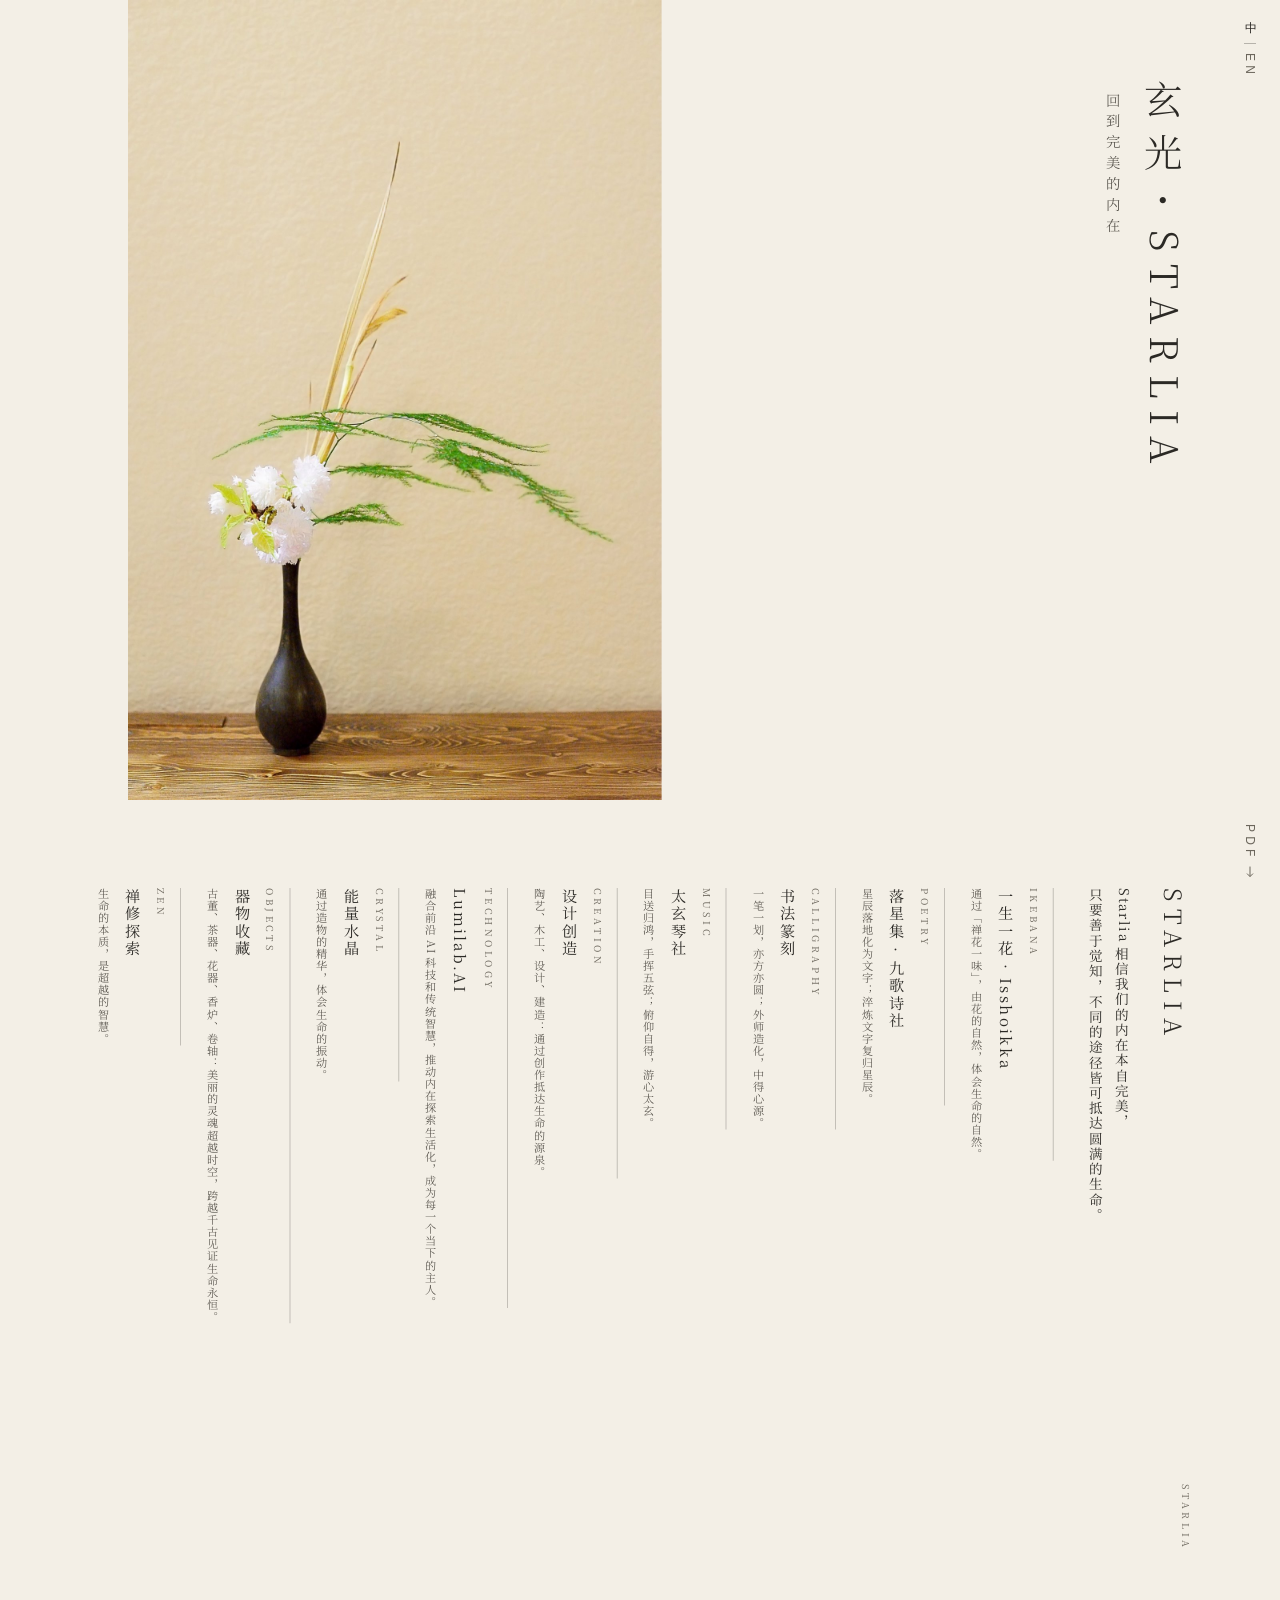
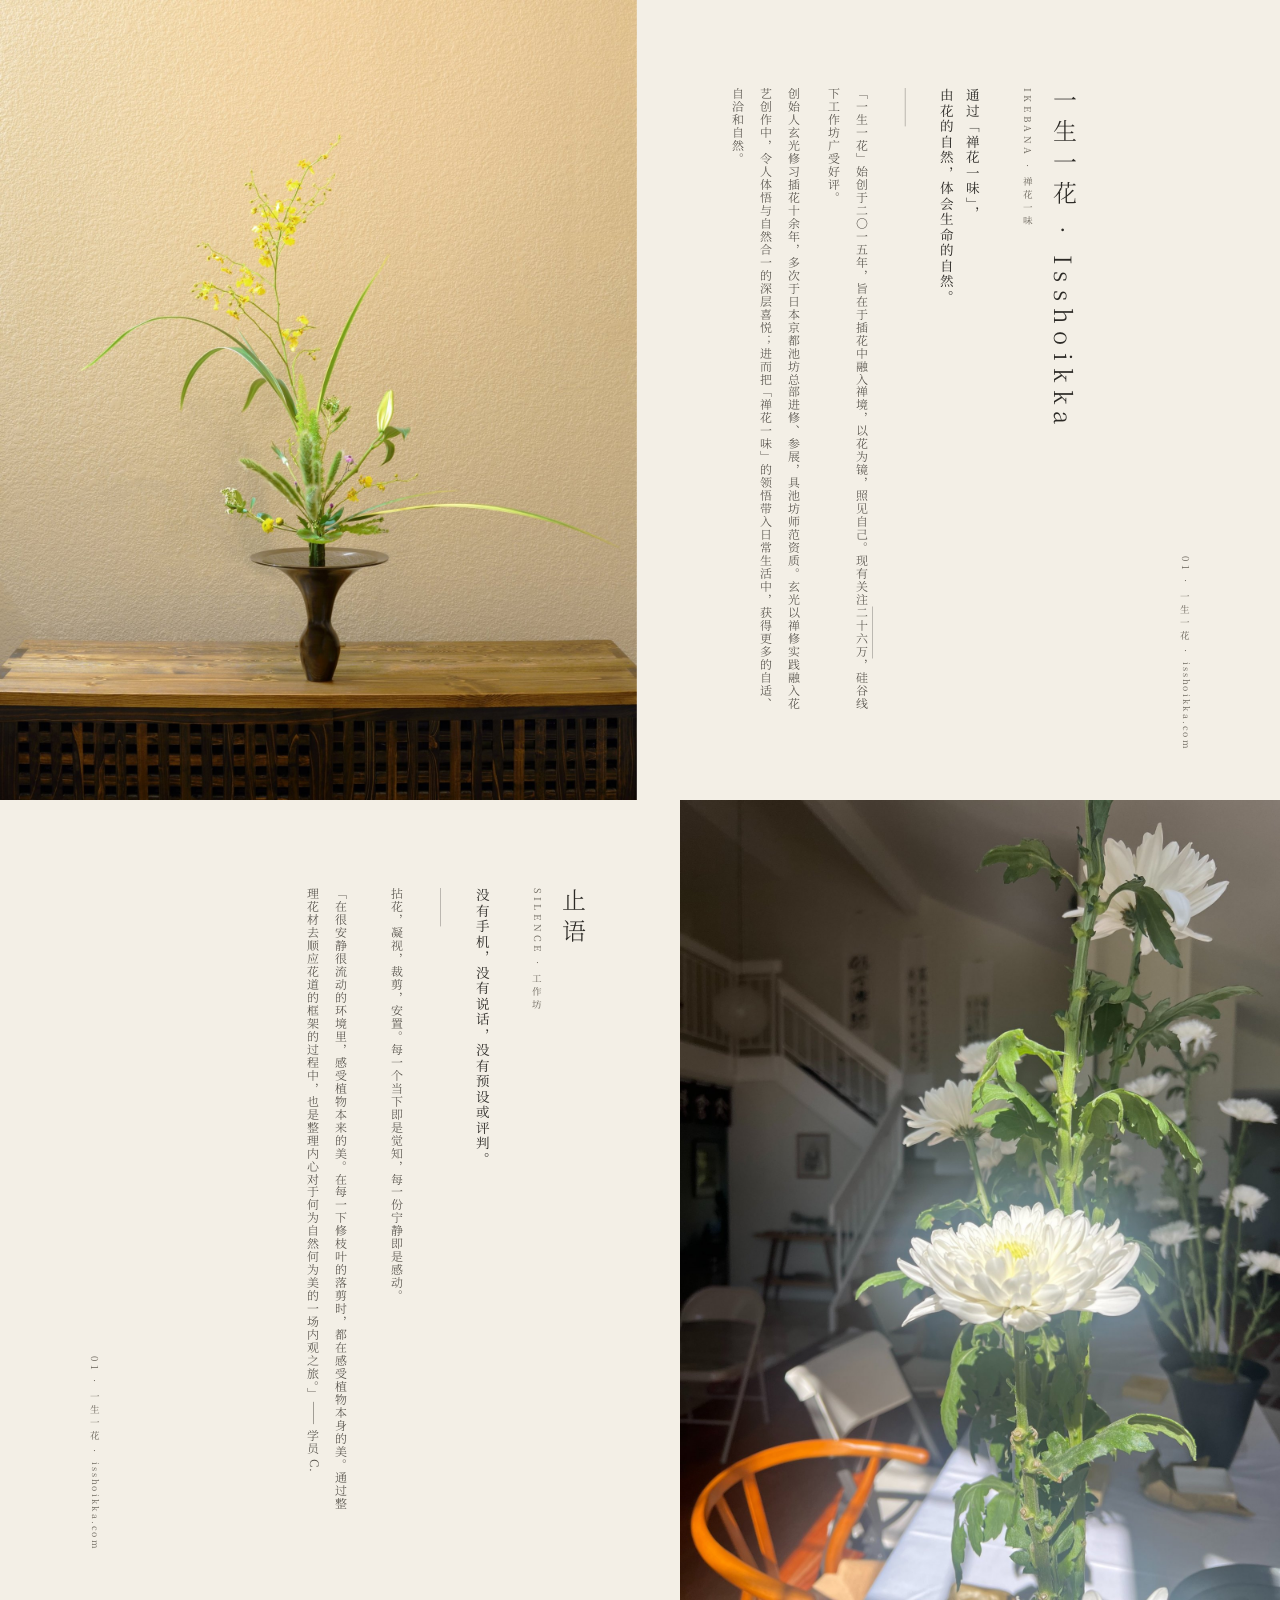
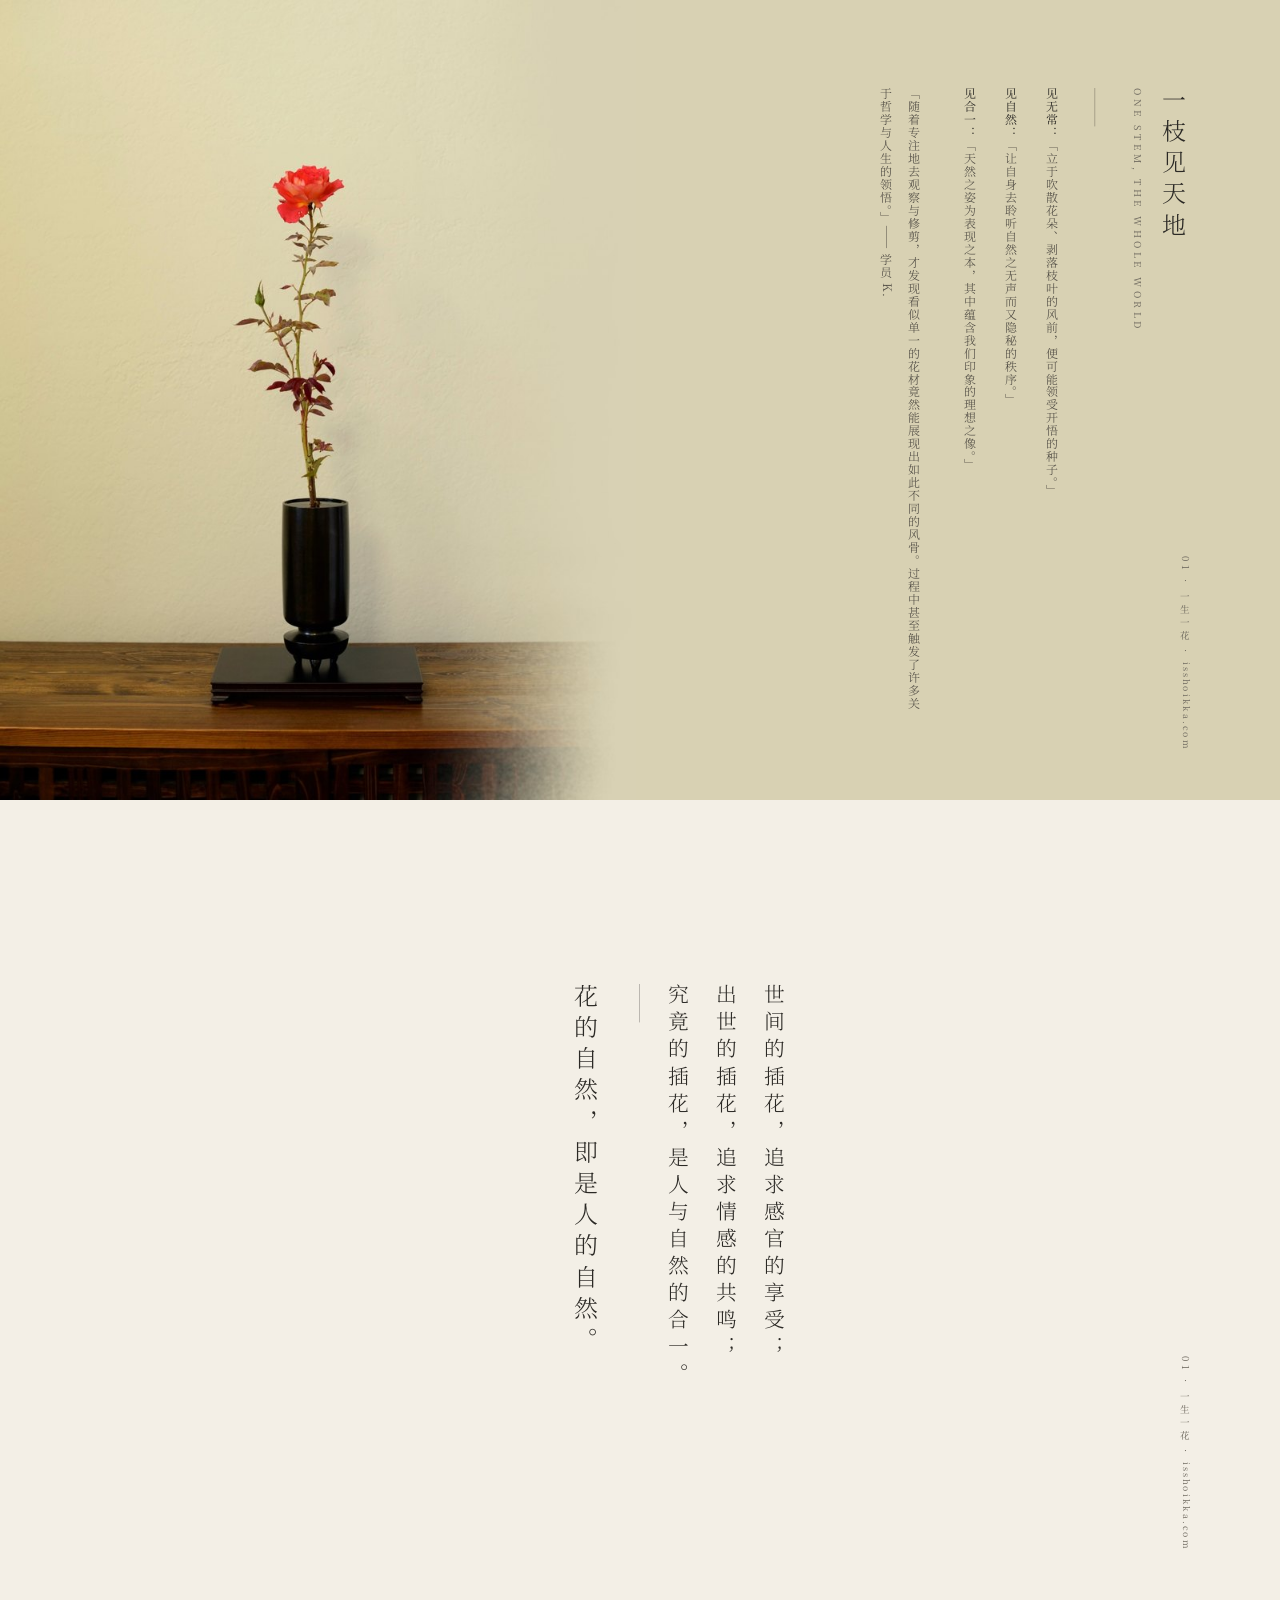
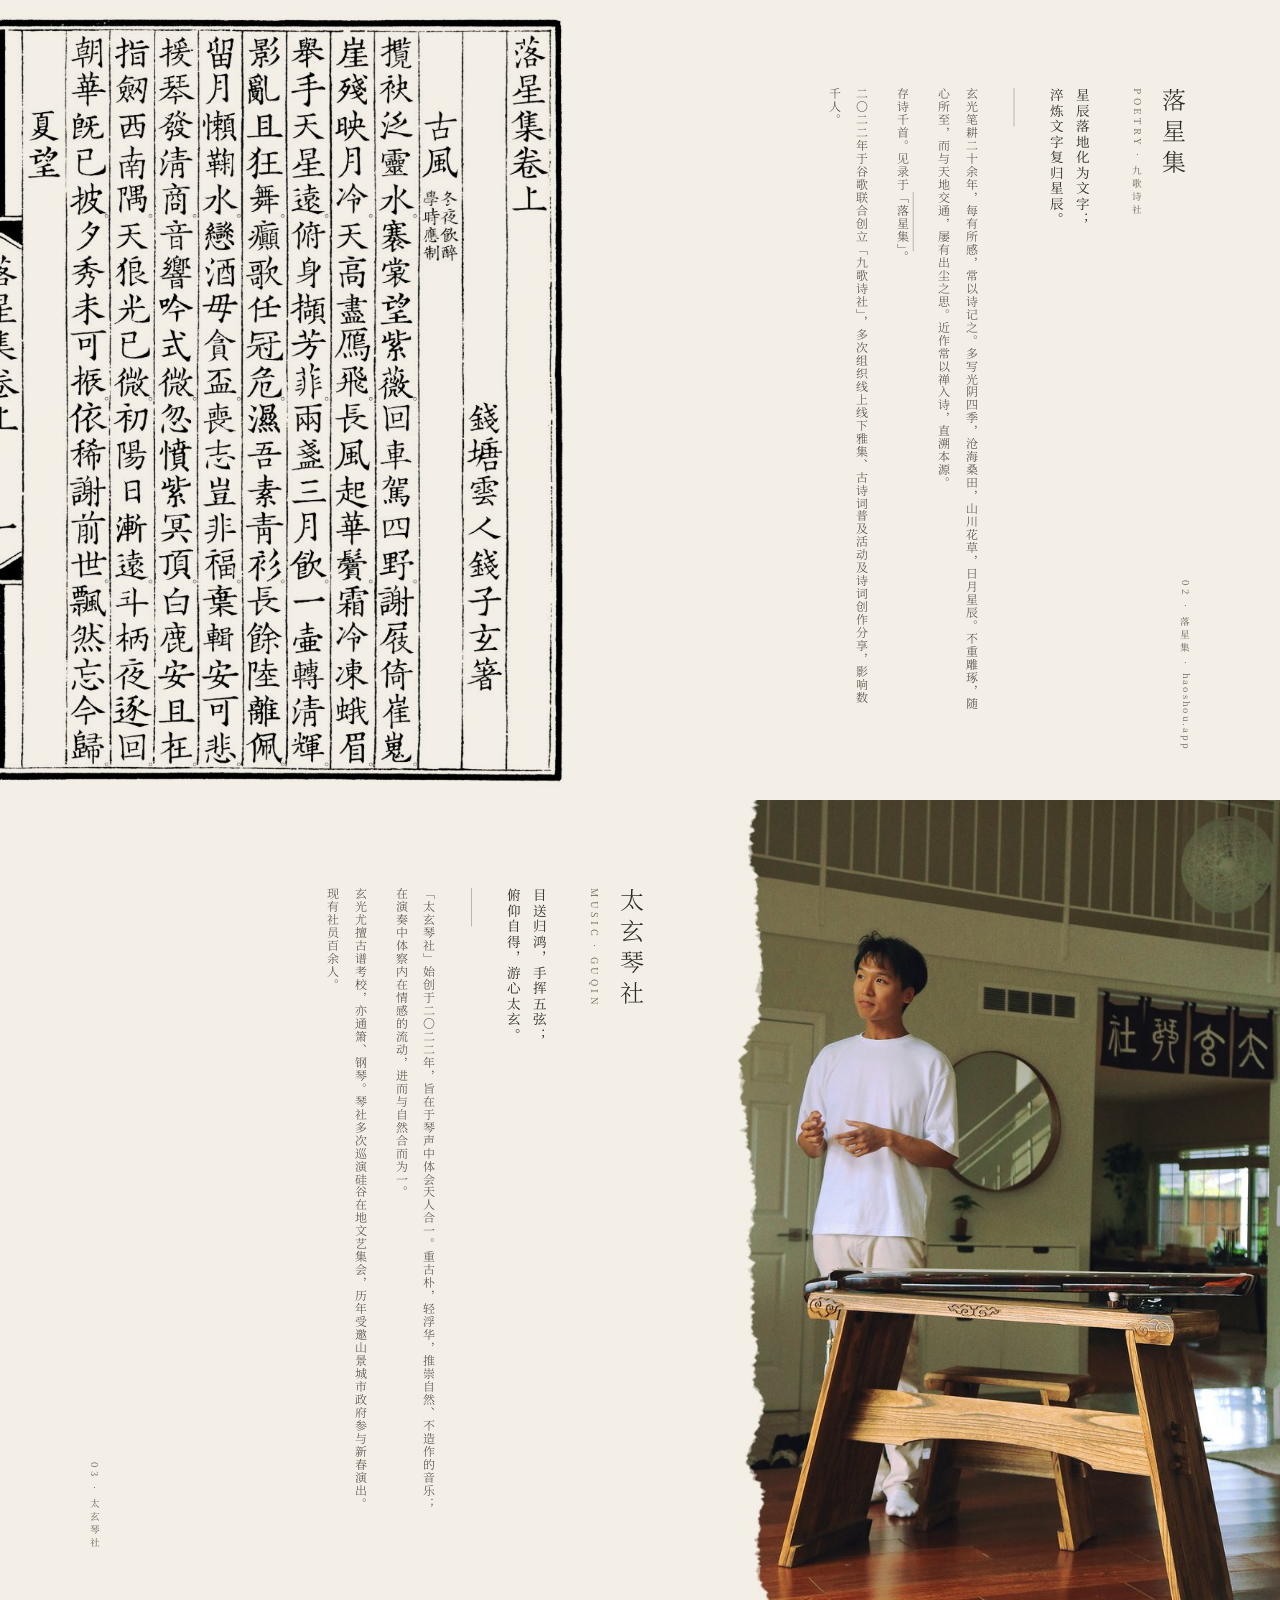
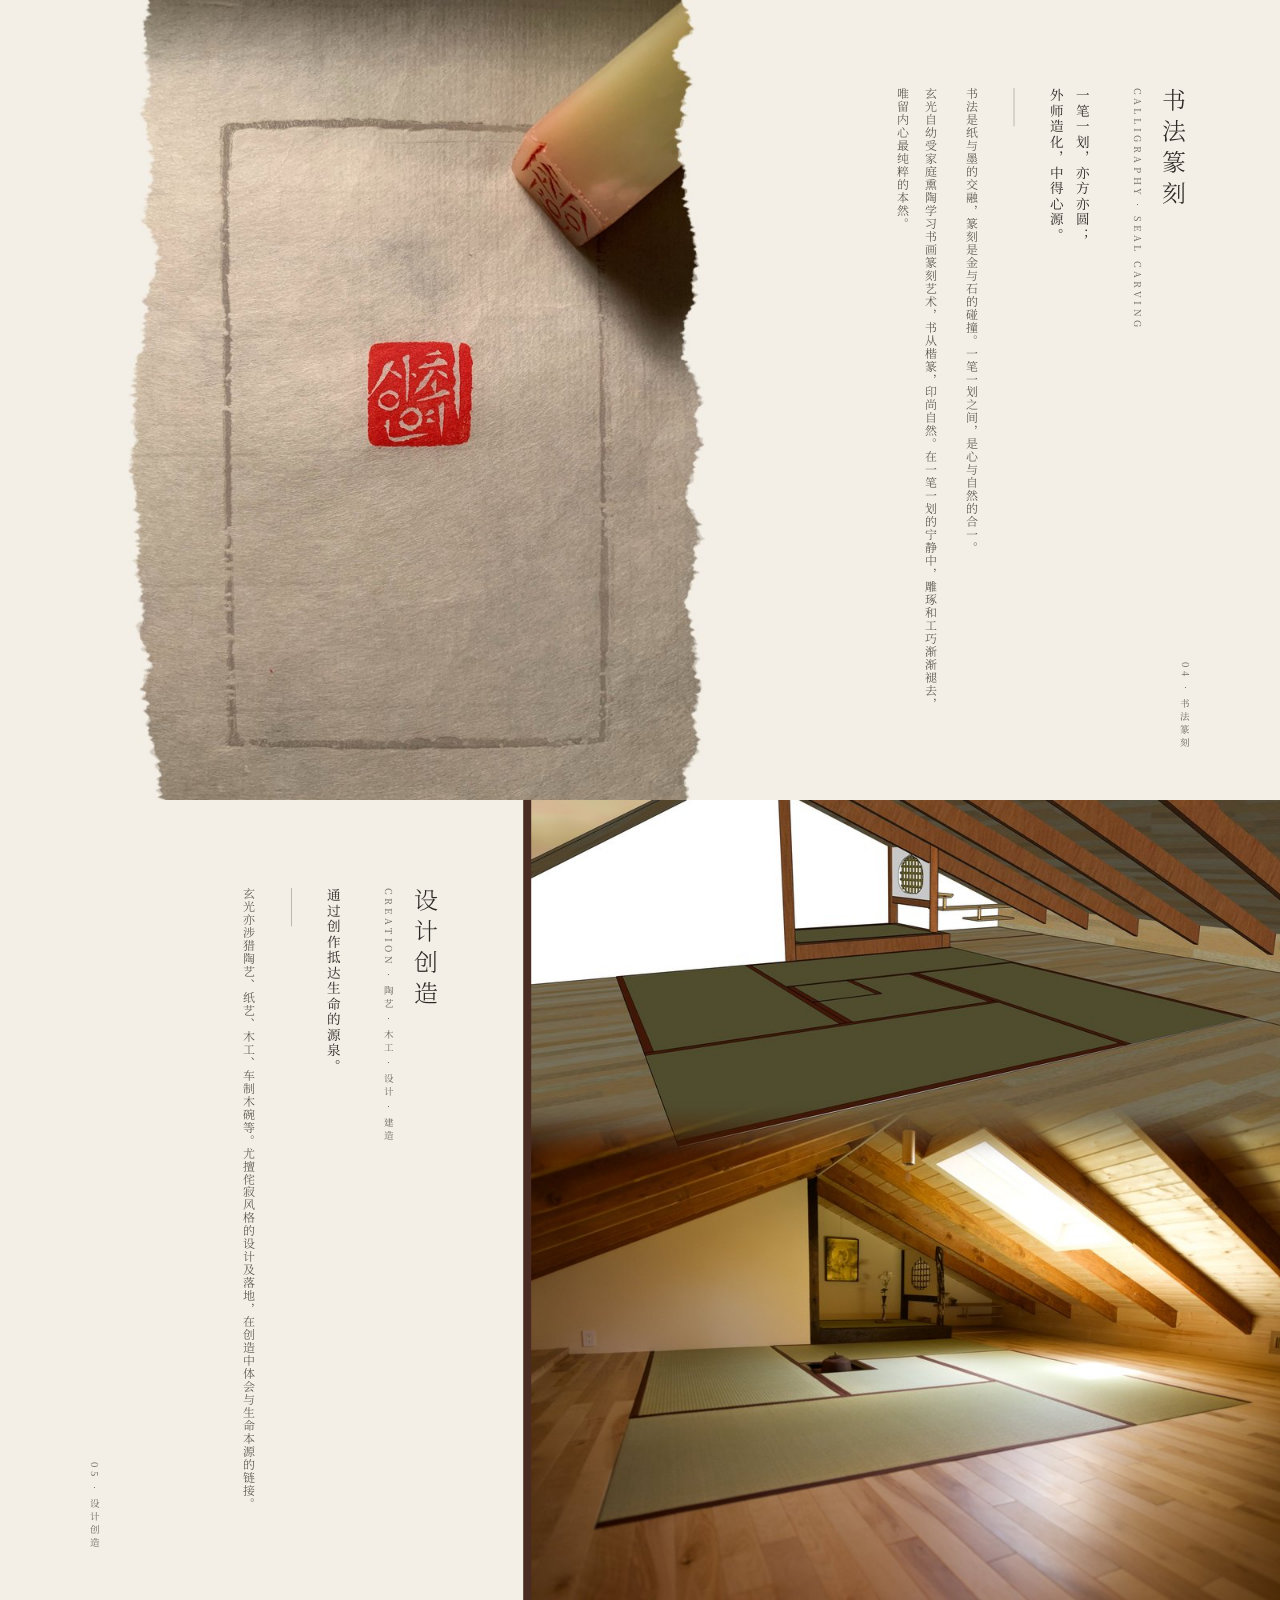
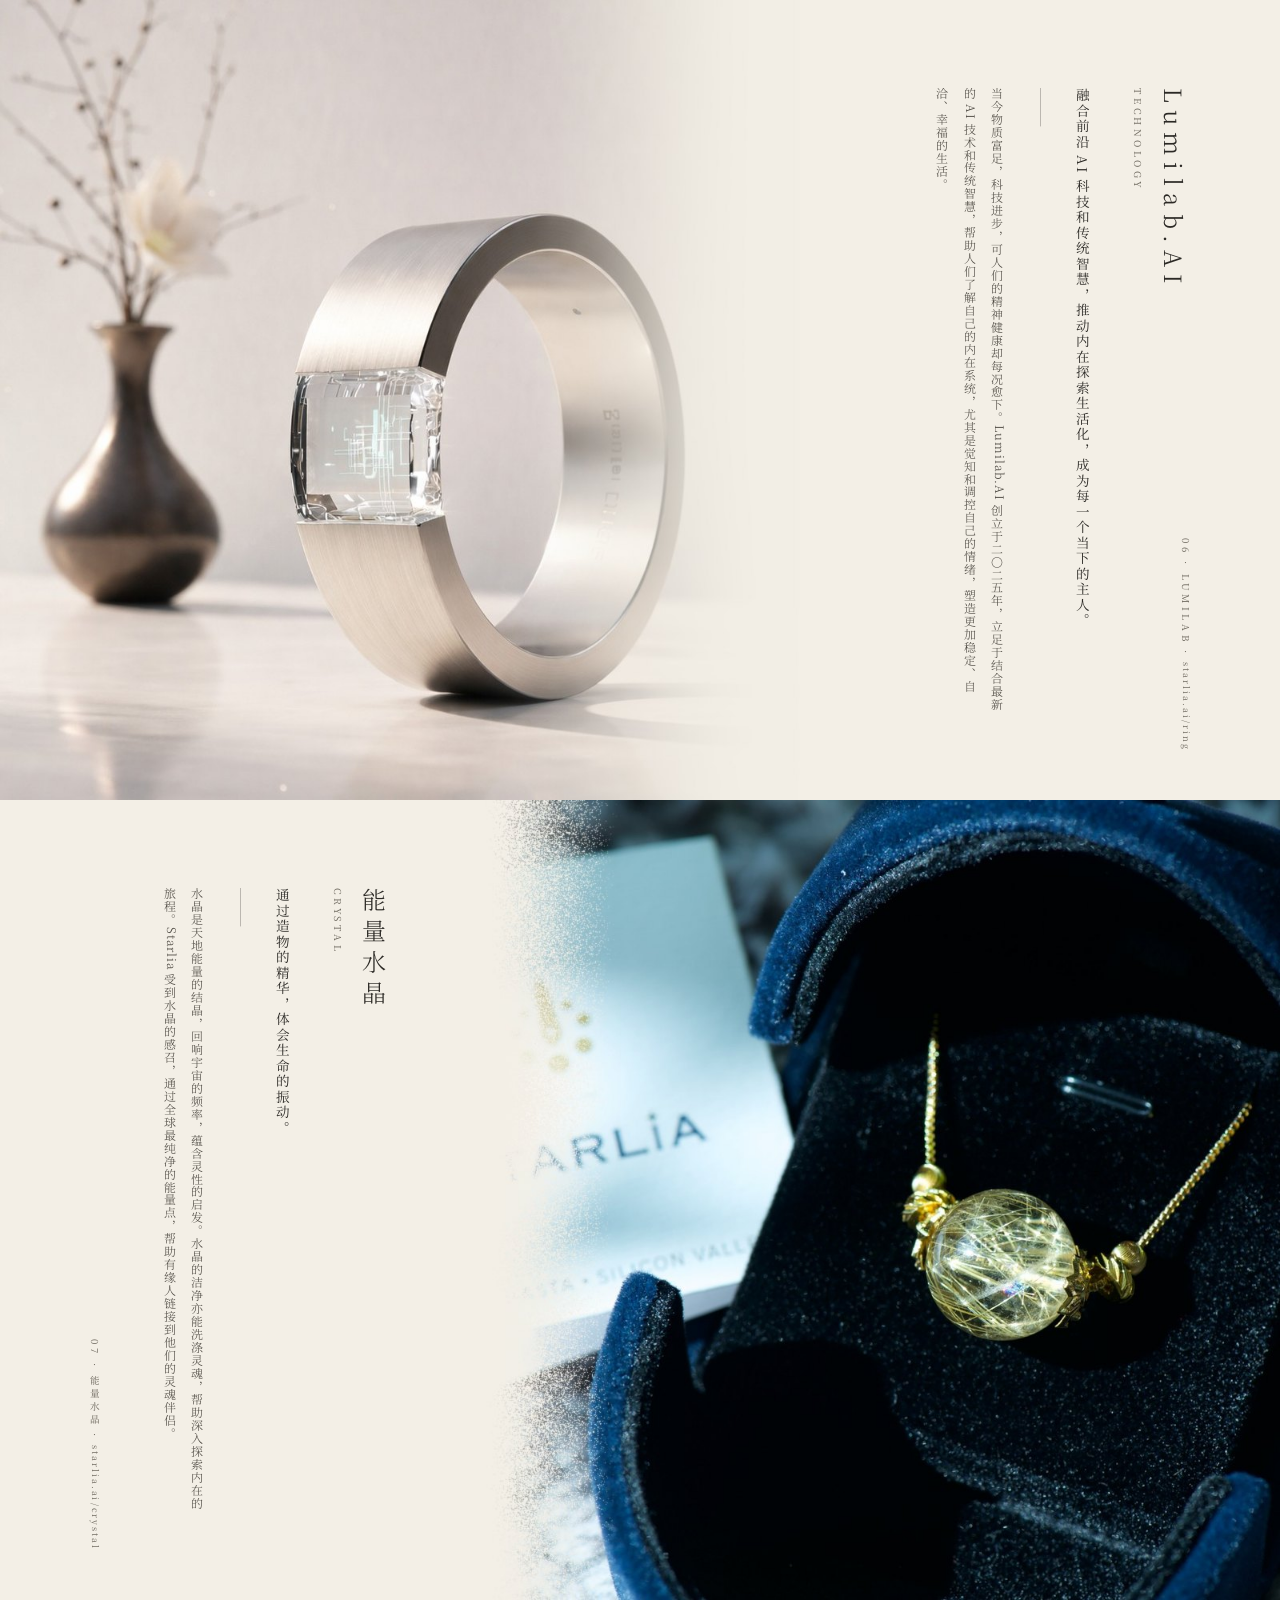
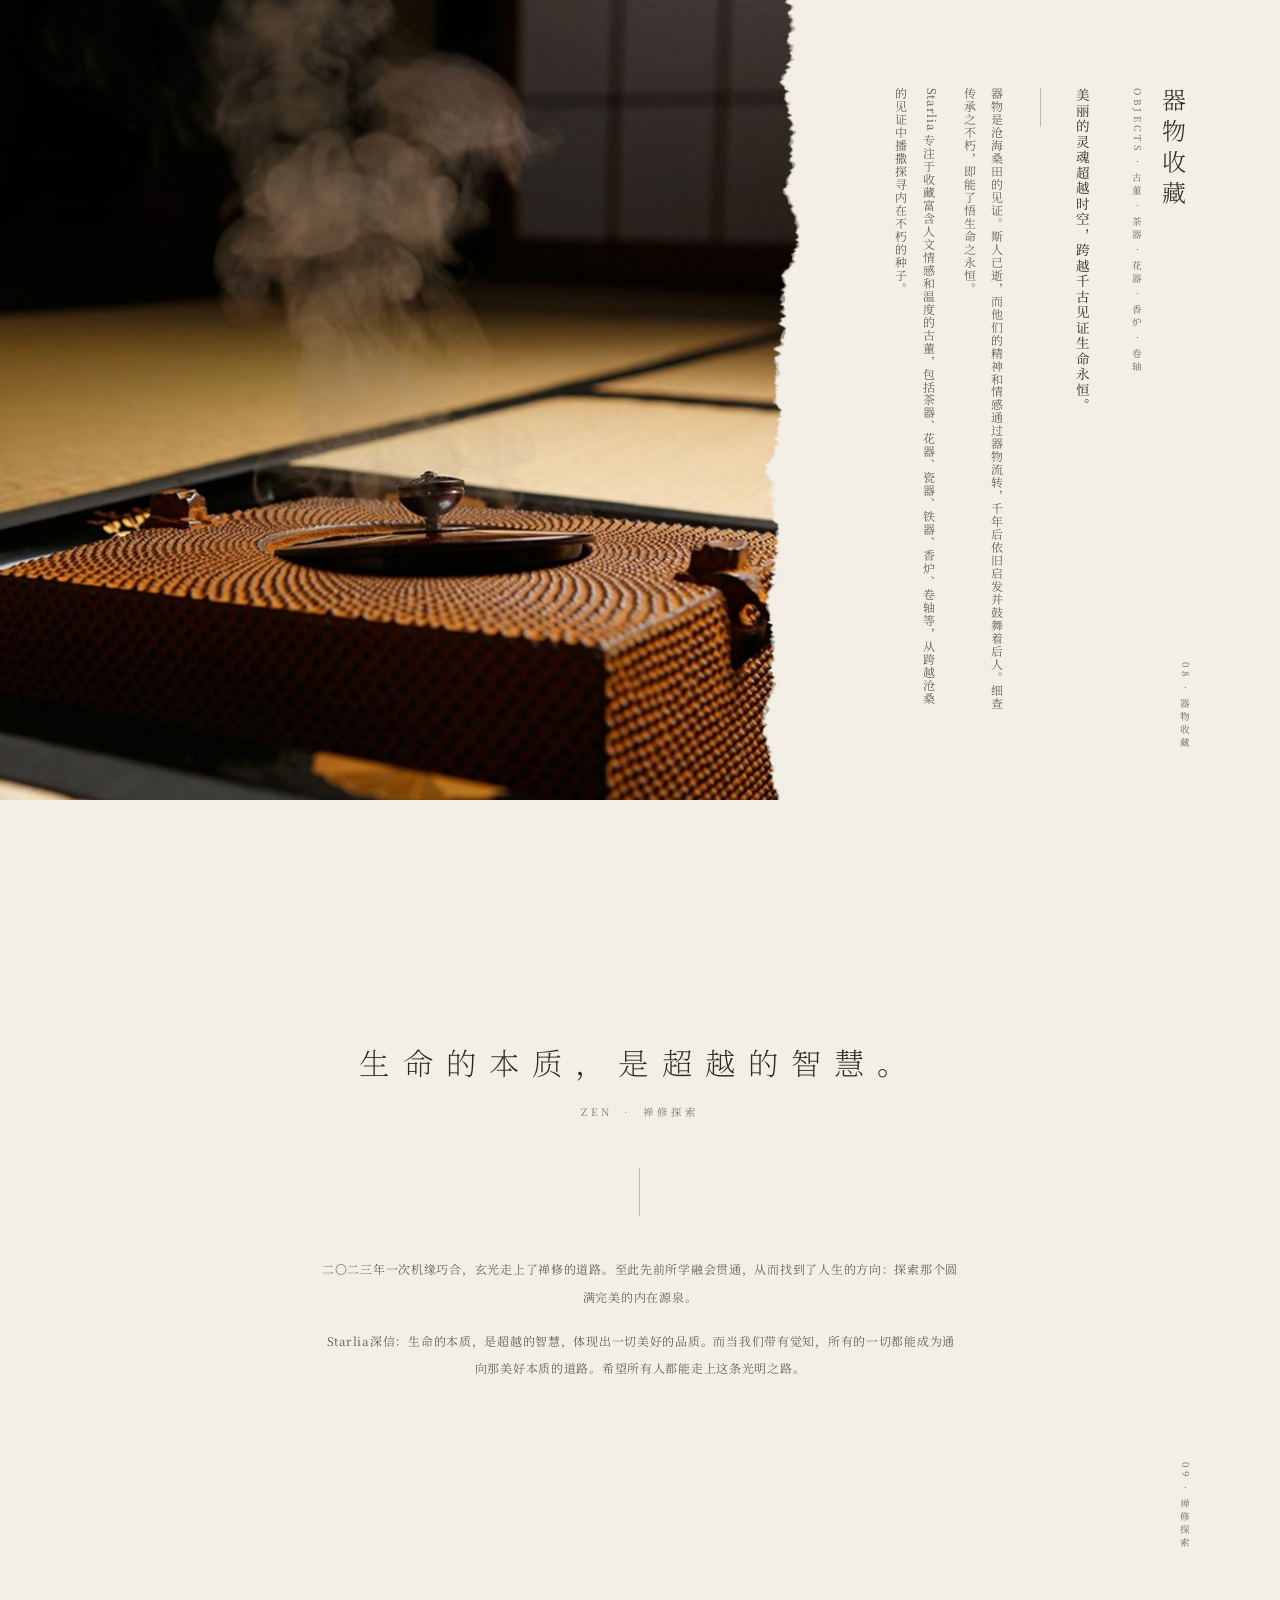
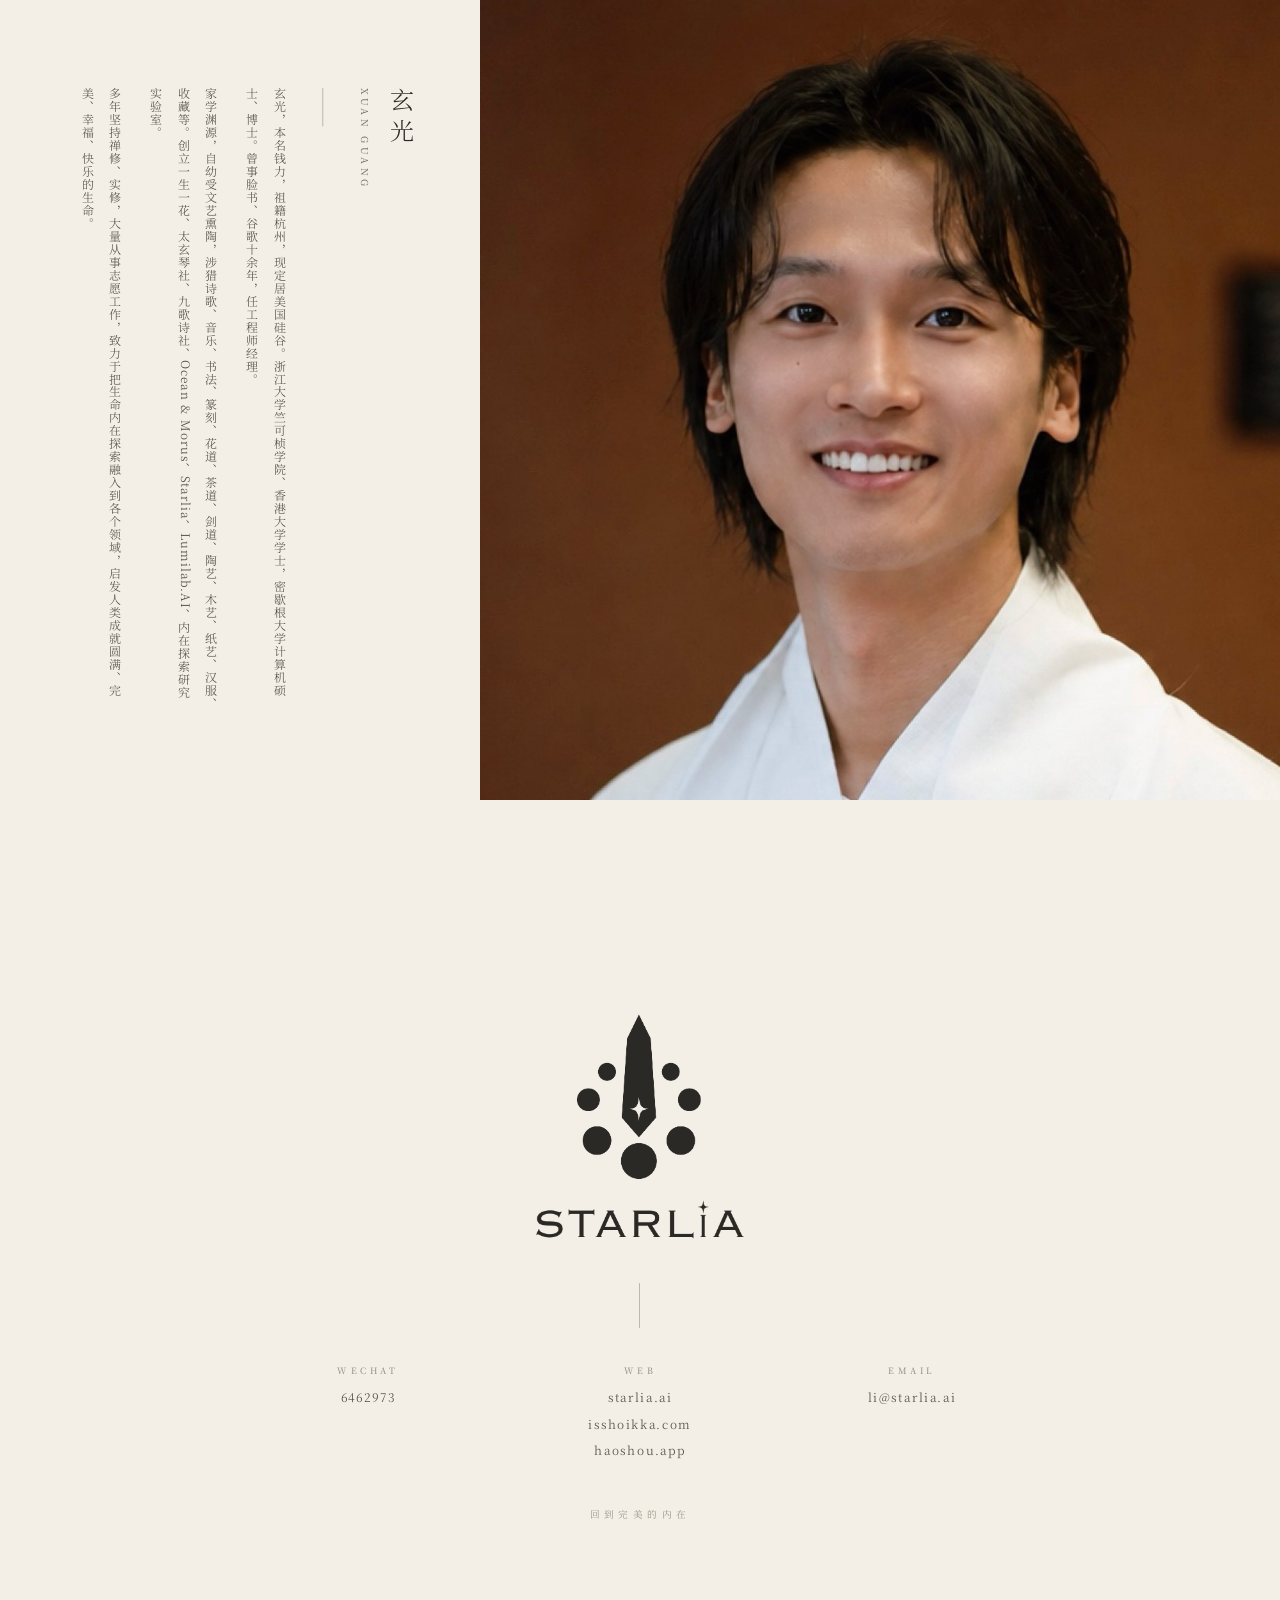
<file: index.html>
<!doctype html>
<html lang="zh-Hans" class="axis-v">
<head>
<meta charset="utf-8">
<meta name="viewport" content="width=device-width,initial-scale=1">
<title>玄光 × Starlia</title>
<meta name="description" content="玄光 × Starlia —— 回到完美的内在。一生一花、落星集、太玄琴社、能量水晶、Lumilab.AI、设计创造、器物收藏、禅修探索。">
<link rel="icon" href="favicon.ico" sizes="any">
<link rel="icon" type="image/png" sizes="32x32" href="favicon-32.png">
<link rel="icon" type="image/png" sizes="192x192" href="favicon-192.png">
<link rel="apple-touch-icon" href="apple-touch-icon.png">
<link rel="alternate" hreflang="en" href="en/">
<style>
@font-face{font-family:"Noto Serif CJK SC";font-weight:200;font-display:swap;src:url(fonts/NotoSerifSC-200.woff2) format("woff2")}
@font-face{font-family:"Noto Serif CJK SC";font-weight:300;font-display:swap;src:url(fonts/NotoSerifSC-300.woff2) format("woff2")}
@font-face{font-family:"Noto Serif CJK SC";font-weight:400;font-display:swap;src:url(fonts/NotoSerifSC-400.woff2) format("woff2")}
*{box-sizing:border-box;margin:0;padding:0}

.page{width:1600px;height:1000px;position:relative;overflow:hidden;margin:0 0 40px 0}
.cjk{font-family:"Noto Serif CJK SC","Noto Serif CJK JP",serif}
.lat{font-family:"Noto Serif CJK SC","Noto Serif CJK JP",serif;text-transform:uppercase}
.sans{font-family:"Inter","Inter Display",sans-serif}
.v{writing-mode:vertical-rl;text-orientation:upright}
.img{position:absolute;background-size:cover;background-position:center;background-repeat:no-repeat}


.page{background:#f3efe6;color:#2b2925}
.hair{position:absolute;background:#2b2925;opacity:.35}
.fit{background-size:auto 100%}
.up{writing-mode:vertical-rl;text-orientation:upright}
.side{writing-mode:vertical-rl;text-orientation:mixed}
.small{font-size:12px;letter-spacing:.35em;text-transform:uppercase;color:#6b665c}
.vb{position:absolute;top:110px;height:780px;writing-mode:vertical-rl;text-orientation:mixed}
.vb>*{display:block}
.vb .h{font-size:30px;letter-spacing:.3em;font-weight:300;text-orientation:mixed;margin-left:16px}
.vb .sub{font-size:12px;letter-spacing:.35em;text-transform:uppercase;color:#6b665c;margin-left:44px}
.vb .tag{font-size:17px;letter-spacing:.14em;font-weight:400;line-height:1.9;text-orientation:mixed;margin-left:36px}
.vb .rule{width:1px;height:48px;background:#2b2925;opacity:.35;margin-left:36px}
.vb .body{font-size:15px;line-height:2.3;letter-spacing:.08em;color:#4a463f;font-weight:300;text-orientation:mixed}
.vb .body p{margin-left:1.1em}
.vb .body p.quote{margin-right:2.4em}
.vb .body a{color:inherit;text-decoration:none;border-right:1px solid rgba(43,41,37,.35);padding-right:1px}
.fade-r{-webkit-mask-image:linear-gradient(90deg,#000 0%,#000 55%,rgba(0,0,0,0) 100%);mask-image:linear-gradient(90deg,#000 0%,#000 55%,rgba(0,0,0,0) 100%)}
.fade-l{-webkit-mask-image:linear-gradient(270deg,#000 0%,#000 55%,rgba(0,0,0,0) 100%);mask-image:linear-gradient(270deg,#000 0%,#000 55%,rgba(0,0,0,0) 100%)}
.lt{position:relative;left:.11em}.lt.lc{left:.2em}
.folio{position:absolute;bottom:62px;writing-mode:vertical-rl;text-orientation:mixed;font-size:12px;letter-spacing:.35em;color:#6b665c;text-transform:uppercase}
.ph{position:absolute;bottom:62px;font-size:11px;letter-spacing:.3em;color:#b0a894}



html{background:#f3efe6;color:#2b2925;-webkit-text-size-adjust:100%}
body{background:#f3efe6;margin:0}
a{color:inherit;text-decoration:none}
/* ---- book ---- */
.book{display:none}
.sheet{width:calc(1600px*var(--s));height:calc(1000px*var(--s));margin:0 auto;position:relative;overflow:hidden;scroll-snap-align:start}
.sheet .page{transform:scale(var(--s));transform-origin:0 0;margin:0}
/* ---- corner labels (language toggle top-right, PDF bottom-right): drawn as SVG by the script below ---- */
.corner{position:fixed;right:22px;z-index:9;display:none;color:#6b665c;font-family:-apple-system,BlinkMacSystemFont,"Helvetica Neue",Helvetica,Arial,"PingFang SC","Hiragino Sans GB","Microsoft YaHei","Noto Sans CJK SC",sans-serif}
.corner.top{top:22px} .corner.bottom{bottom:22px}
.corner a{color:#6b665c;transition:color .2s} .corner a:hover{color:#2b2925}
.corner .cur{color:#2b2925}
/* ---- flow ---- */
.flow{display:block;max-width:640px;margin:0 auto}
.flow .lt{position:static;left:0}   /* the vertical-text nudge must not apply to horizontal text */
.f-cover img,.f-pics img{display:block;width:100%;height:auto}
.f-ct{padding:56px 28px 40px;text-align:center}
.f-title{font-size:30px;font-weight:300;letter-spacing:.38em;line-height:1;display:flex;flex-direction:column;align-items:center;gap:22px}
.f-title .x{line-height:.6}   /* the mark's own box is small so the gaps around it stay even */
.axis-h .f-title{text-transform:uppercase;font-size:26px;letter-spacing:.3em}
.axis-h .flow{font-feature-settings:"pwid"}   /* proportional Latin punctuation (curly quotes, apostrophes) in the CJK serif */
.f-title .x{color:#8a8577;font-size:.9em;letter-spacing:0}
.f-subtitle{font-size:14px;letter-spacing:.45em;font-weight:300;color:#4a463f;margin-top:22px;padding-left:.45em}
.axis-h .f-subtitle{font-size:12px;letter-spacing:.3em;text-transform:uppercase;padding-left:.3em}
.f-sec{padding:0 0 64px}
.f-text{padding:40px 28px 0}
.f-h{font-size:26px;letter-spacing:.3em;font-weight:300;line-height:1.4}
.axis-h .f-h{letter-spacing:.03em;line-height:1.3}
.f-small{font-size:11px;letter-spacing:.35em;text-transform:uppercase;color:#6b665c;margin-top:10px}
.f-tag{font-size:17px;letter-spacing:.12em;font-weight:400;line-height:1.9;margin-top:30px}
.axis-h .f-tag{letter-spacing:0;line-height:1.7}
.f-rule{width:40px;height:1px;background:#2b2925;opacity:.35;margin:30px 0}
.f-body{font-size:15px;line-height:2.2;letter-spacing:.06em;color:#4a463f;font-weight:300}
.axis-h .f-body{font-size:16px;line-height:1.85;letter-spacing:0;color:#403c36}
.f-body p{margin:0 0 1.2em}
.f-body p.f-quote{margin-top:1.8em}
.axis-h .f-body p.f-quote{padding-left:16px;border-left:1px solid rgba(43,41,37,.25)}
.f-label{font-weight:400;color:#2b2925}
.f-body a{text-decoration:none;border-bottom:1px solid rgba(43,41,37,.45);padding-bottom:2px}
.f-url{font-size:11px;letter-spacing:.3em;color:#6b665c;margin-top:8px}
.f-url a{text-decoration:none;text-transform:none;letter-spacing:.2em}
.f-brand{padding:72px 28px 40px}
.f-cells{margin-top:12px}
.f-cell{border-left:1px solid rgba(43,41,37,.3);padding-left:18px;margin:34px 0}
.f-cellh{font-size:19px;letter-spacing:.15em;margin:6px 0 8px}
.axis-h .f-cellh{letter-spacing:.02em}
.f-sanmi{padding:80px 28px}
.f-line{font-size:19px;letter-spacing:.2em;font-weight:300;line-height:1.9;text-align:center;margin-bottom:22px}
.axis-h .f-line{letter-spacing:.02em;line-height:1.6}
.f-strong{font-size:21px;font-weight:400}
.f-zen{padding:80px 28px}
.f-contact{padding:96px 28px 80px;text-align:center}
.f-logo{width:150px;display:block;margin:0 auto}
.f-ccol{margin:28px 0}
.f-cval{font-size:15px;line-height:2;letter-spacing:.1em;color:#4a463f;font-weight:300;margin-top:4px}
.f-cval a{text-decoration:none}
.f-end{font-size:12px;letter-spacing:.5em;color:#8a8577;font-weight:300;margin-top:64px}
.axis-h .f-end{letter-spacing:.3em;text-transform:uppercase;font-size:11px}
@media (min-width:900px) and (min-height:560px){
  html{scroll-snap-type:y proximity}
  .book{display:block} .corner{display:block} .flow{display:none}
}

</style>
</head>
<body>
<div class="book">
<div class="sheet"><div class="page">
  <div class="img fit" style="left:160px;top:0;width:667px;height:1000px;background-image:url(img/cover.jpg);background-position:left center"></div>
  <div class="cjk side" style="position:absolute;right:110px;top:100px;font-size:48px;font-weight:300;line-height:1;letter-spacing:.38em"><span class="up">玄光<span style="color:#2b2925;font-size:1.5em;margin:-.24em 0">•</span></span><span style="letter-spacing:.3em;position:relative;left:3px">STARLIA</span></div>
  <div class="cjk up" style="position:absolute;right:196px;top:116px;font-size:18px;letter-spacing:.45em;font-weight:300;color:#4a463f">回到完美的内在</div>
</div></div>
<div class="sheet"><div class="page">
  <div class="vb" style="right:110px">
    <div class="lat" style="font-size:30px;letter-spacing:.3em;font-weight:300;margin-left:28px">Starlia</div>
    <div class="cjk side" style="font-size:17px;line-height:1.9;letter-spacing:.12em;font-weight:400;margin-left:36px"><span class="lt lc">Starlia</span> 相信我们的内在本自完美，<br>只要善于觉知，不同的途径皆可抵达圆满的生命。</div>
    <div style="border-right:1px solid rgba(43,41,37,.3);padding-right:16px;margin-left:24px;height:fit-content"><div class="lat small" style="margin-left:12px"><span class="lt">Ikebana</span></div><div class="cjk side" style="font-size:19px;letter-spacing:.15em;margin-left:10px">一生一花 · Isshoikka</div><div class="cjk body" style="font-size:14px;line-height:2.1">通过「禅花一味」，由花的自然，体会生命的自然。</div></div><div style="border-right:1px solid rgba(43,41,37,.3);padding-right:16px;margin-left:24px;height:fit-content"><div class="lat small" style="margin-left:12px"><span class="lt">Poetry</span></div><div class="cjk side" style="font-size:19px;letter-spacing:.15em;margin-left:10px">落星集 · 九歌诗社</div><div class="cjk body" style="font-size:14px;line-height:2.1">星辰落地化为文字；淬炼文字复归星辰。</div></div><div style="border-right:1px solid rgba(43,41,37,.3);padding-right:16px;margin-left:24px;height:fit-content"><div class="lat small" style="margin-left:12px"><span class="lt">Calligraphy</span></div><div class="cjk side" style="font-size:19px;letter-spacing:.15em;margin-left:10px">书法篆刻</div><div class="cjk body" style="font-size:14px;line-height:2.1">一笔一划，亦方亦圆；外师造化，中得心源。</div></div><div style="border-right:1px solid rgba(43,41,37,.3);padding-right:16px;margin-left:24px;height:fit-content"><div class="lat small" style="margin-left:12px"><span class="lt">Music</span></div><div class="cjk side" style="font-size:19px;letter-spacing:.15em;margin-left:10px">太玄琴社</div><div class="cjk body" style="font-size:14px;line-height:2.1">目送归鸿，手挥五弦；俯仰自得，游心太玄。</div></div><div style="border-right:1px solid rgba(43,41,37,.3);padding-right:16px;margin-left:24px;height:fit-content"><div class="lat small" style="margin-left:12px"><span class="lt">Creation</span></div><div class="cjk side" style="font-size:19px;letter-spacing:.15em;margin-left:10px">设计创造</div><div class="cjk body" style="font-size:14px;line-height:2.1">陶艺、木工、设计、建造：通过创作抵达生命的源泉。</div></div><div style="border-right:1px solid rgba(43,41,37,.3);padding-right:16px;margin-left:24px;height:fit-content"><div class="lat small" style="margin-left:12px"><span class="lt">Technology</span></div><div class="cjk side" style="font-size:19px;letter-spacing:.15em;margin-left:10px">Lumilab.AI</div><div class="cjk body" style="font-size:14px;line-height:2.1">融合前沿 <span class="lt">AI</span> 科技和传统智慧，推动内在探索生活化，成为每一个当下的主人。</div></div><div style="border-right:1px solid rgba(43,41,37,.3);padding-right:16px;margin-left:24px;height:fit-content"><div class="lat small" style="margin-left:12px"><span class="lt">Crystal</span></div><div class="cjk side" style="font-size:19px;letter-spacing:.15em;margin-left:10px">能量水晶</div><div class="cjk body" style="font-size:14px;line-height:2.1">通过造物的精华，体会生命的振动。</div></div><div style="border-right:1px solid rgba(43,41,37,.3);padding-right:16px;margin-left:24px;height:fit-content"><div class="lat small" style="margin-left:12px"><span class="lt">Objects</span></div><div class="cjk side" style="font-size:19px;letter-spacing:.15em;margin-left:10px">器物收藏</div><div class="cjk body" style="font-size:14px;line-height:2.1">古董、茶器、花器、香炉、卷轴：美丽的灵魂超越时空，跨越千古见证生命永恒。</div></div><div style="border-right:1px solid rgba(43,41,37,.3);padding-right:16px;margin-left:24px;height:fit-content"><div class="lat small" style="margin-left:12px"><span class="lt">Zen</span></div><div class="cjk side" style="font-size:19px;letter-spacing:.15em;margin-left:10px">禅修探索</div><div class="cjk body" style="font-size:14px;line-height:2.1">生命的本质，是超越的智慧。</div></div>
  </div>
  <div class="lat folio" style="right:110px"><span class="lt">Starlia</span></div>
</div></div>
<div class="sheet"><div class="page"><div class="img fit " style="left:0;top:0;width:796px;height:1000px;background-image:url(img/21.jpg);background-position:left center;"></div><div class="vb" style="left:889px;right:auto"><a href="https://isshoikka.com" style="color:inherit;text-decoration:none;display:block"><div class="cjk h">一生一花 · Isshoikka</div><div class="lat sub"><span class="lt">Ikebana</span> <span class="lt">·</span> 禅花一味</div></a><div class="cjk tag">通过「禅花一味」，<br>由花的自然，体会生命的自然。</div><div class="rule"></div><div class="cjk body"><p>「一生一花」始创于二〇一五年，旨在于插花中融入禅境，以花为镜，照见自己。现有关注<a href="https://www.facebook.com/isshoikka">二十六万</a>，硅谷线下工作坊广受好评。</p><p>创始人玄光修习插花十余年，多次于日本京都池坊总部进修、参展，具池坊师范资质。玄光以禅修实践融入花艺创作中，令人体悟与自然合一的深层喜悦；进而把「禅花一味」的领悟带入日常生活中，获得更多的自适、自洽和自然。</p></div></div><div class="lat folio" style="right:110px"><span class="lt">01</span> <span class="lt">·</span> 一生一花 <span class="lt">·</span> <a href="https://isshoikka.com" style="color:inherit;text-decoration:none;text-transform:none;font-size:11px;letter-spacing:.22em"><span class="lt lc">isshoikka.com</span></a></div></div></div>
<div class="sheet"><div class="page"><div class="img fit " style="right:0;top:0;width:750px;height:1000px;background-image:url(img/workshop.jpg);background-position:right center;"></div><div class="vb" style="right:860px"><a href="https://isshoikka.com" style="color:inherit;text-decoration:none;display:block"><div class="cjk h">止语</div><div class="lat sub"><span class="lt">Silence</span> <span class="lt">·</span> 工作坊</div></a><div class="cjk tag">没有手机，没有说话，没有预设或评判。</div><div class="rule"></div><div class="cjk body"><p>拈花，凝视，裁剪，安置。每一个当下即是觉知，每一份宁静即是感动。</p><p class="quote">「在很安静很流动的环境里，感受植物本来的美。在每一下修枝叶的落剪时，都在感受植物本身的美。通过整理花材去顺应花道的框架的过程中，也是整理内心对于何为自然何为美的一场内观之旅。」—— 学员 <span class="lt">C.</span></p></div></div><div class="lat folio" style="left:110px"><span class="lt">01</span> <span class="lt">·</span> 一生一花 <span class="lt">·</span> <a href="https://isshoikka.com" style="color:inherit;text-decoration:none;text-transform:none;font-size:11px;letter-spacing:.22em"><span class="lt lc">isshoikka.com</span></a></div></div></div>
<div class="sheet"><div class="page" style="background:#d8d1b3"><div class="img" style="left:0;top:0;width:796px;height:1000px;background-image:url(img/baked_en_5.jpg);background-size:100% 100%"></div><div class="vb" style="right:110px"><a href="https://isshoikka.com" style="color:inherit;text-decoration:none;display:block"><div class="cjk h">一枝见天地</div><div class="lat sub"><span class="lt">One stem</span>, <span class="lt">the whole world</span></div></a><div class="rule"></div><div class="cjk body"><p><span style="font-weight:400;color:#2b2925">见无常：</span>「立于吹散花朵、剥落枝叶的风前，便可能领受开悟的种子。」</p><p><span style="font-weight:400;color:#2b2925">见自然：</span>「让自身去聆听自然之无声而又隐秘的秩序。」</p><p><span style="font-weight:400;color:#2b2925">见合一：</span>「天然之姿为表现之本，其中蕴含我们印象的理想之像。」</p><p class="quote">「随着专注地去观察与修剪，才发现看似单一的花材竟然能展现出如此不同的风骨。过程中甚至触发了许多关于哲学与人生的领悟。」—— 学员 <span class="lt">K.</span></p></div></div><div class="lat folio" style="right:110px"><span class="lt">01</span> <span class="lt">·</span> 一生一花 <span class="lt">·</span> <a href="https://isshoikka.com" style="color:inherit;text-decoration:none;text-transform:none;font-size:11px;letter-spacing:.22em"><span class="lt lc">isshoikka.com</span></a></div></div></div>
<div class="sheet"><div class="page">
  <div class="vb" style="right:620px;top:230px;height:560px">
    <div class="cjk" style="font-size:26px;letter-spacing:.3em;font-weight:300;line-height:1;margin-left:34px">世间的插花，追求感官的享受；</div>
    <div class="cjk" style="font-size:26px;letter-spacing:.3em;font-weight:300;line-height:1;margin-left:34px">出世的插花，追求情感的共鸣；</div>
    <div class="cjk" style="font-size:26px;letter-spacing:.3em;font-weight:300;line-height:1;margin-left:34px">究竟的插花，是人与自然的合一。</div>
    <div class="rule" style="margin-left:44px"></div>
    <div class="cjk h" style="margin-left:44px">花的自然，即是人的自然。</div>
  </div>
  <div class="lat folio" style="right:110px"><span class="lt">01</span> <span class="lt">·</span> 一生一花 <span class="lt">·</span> <a href="https://isshoikka.com" style="color:inherit;text-decoration:none;text-transform:none;font-size:11px;letter-spacing:.22em"><span class="lt lc">isshoikka.com</span></a></div>
</div></div>
<div class="sheet"><div class="page"><div class="img fit " style="left:0;top:0;width:727px;height:1000px;background-image:url(img/poem_right.jpg);background-position:left center;"></div><div class="vb" style="right:110px"><a href="https://haoshou.app" style="color:inherit;text-decoration:none;display:block"><div class="cjk h">落星集</div><div class="lat sub"><span class="lt">Poetry</span> <span class="lt">·</span> 九歌诗社</div></a><div class="cjk tag">星辰落地化为文字；<br>淬炼文字复归星辰。</div><div class="rule"></div><div class="cjk body"><p>玄光笔耕二十余年，每有所感，常以诗记之。多写光阴四季，沧海桑田，山川花草，日月星辰。不重雕琢，随心所至，而与天地交通，屡有出尘之思。近作常以禅入诗，直溯本源。</p><p>存诗千首。见录于<a href="https://haoshou.app">「落星集」</a>。</p><p>二〇二二年于谷歌联合创立「九歌诗社」，多次组织线上线下雅集、古诗词普及活动及诗词创作分享，影响数千人。</p></div></div><div class="lat folio" style="right:110px"><span class="lt">02</span> <span class="lt">·</span> 落星集 <span class="lt">·</span> <a href="https://haoshou.app" style="color:inherit;text-decoration:none;text-transform:none;font-size:11px;letter-spacing:.22em"><span class="lt lc">haoshou.app</span></a></div></div></div>
<div class="sheet"><div class="page"><div class="img" style="right:0;top:0;width:678px;height:1000px;background-image:url(img/baked_en_8.jpg);background-size:100% 100%"></div><div class="vb" style="right:788px"><div class="cjk h">太玄琴社</div><div class="lat sub"><span class="lt">Music</span> <span class="lt">·</span> <span class="lt">Guqin</span></div><div class="cjk tag">目送归鸿，手挥五弦；<br>俯仰自得，游心太玄。</div><div class="rule"></div><div class="cjk body"><p>「太玄琴社」始创于二〇二二年，旨在于琴声中体会天人合一。重古朴，轻浮华，推崇自然、不造作的音乐；在演奏中体察内在情感的流动，进而与自然合而为一。</p><p>玄光尤擅古谱考校，亦通箫、钢琴。琴社多次巡演硅谷在地文艺集会，历年受邀山景城市政府参与新春演出。现有社员百余人。</p></div></div><div class="lat folio" style="left:110px"><span class="lt">03</span> <span class="lt">·</span> 太玄琴社</div></div></div>
<div class="sheet"><div class="page"><div class="img" style="left:160px;top:0;width:721px;height:1000px;background-image:url(img/baked_en_9.jpg);background-size:100% 100%"></div><div class="vb" style="right:110px"><div class="cjk h">书法篆刻</div><div class="lat sub"><span class="lt">Calligraphy</span> <span class="lt">·</span> <span class="lt">Seal Carving</span></div><div class="cjk tag">一笔一划，亦方亦圆；<br>外师造化，中得心源。</div><div class="rule"></div><div class="cjk body"><p>书法是纸与墨的交融，篆刻是金与石的碰撞。一笔一划之间，是心与自然的合一。</p><p>玄光自幼受家庭熏陶学习书画篆刻艺术，书从楷篆，印尚自然。在一笔一划的宁静中，雕琢和工巧渐渐褪去，唯留内心最纯粹的本然。</p></div></div><div class="lat folio" style="right:110px"><span class="lt">04</span> <span class="lt">·</span> 书法篆刻</div></div></div>
<div class="sheet"><div class="page"><div style="position:absolute;top:0;height:1000px;right:935px;width:11px;background:#4a2b23"></div><div class="img" style="right:0;top:0;width:936px;height:1000px;background-image:url(img/baked_en_stack_10.jpg);background-size:100% 100%"></div><div class="vb" style="right:1046px"><div class="cjk h">设计创造</div><div class="lat sub"><span class="lt">Creation</span> <span class="lt">·</span> 陶艺 <span class="lt">·</span> 木工 <span class="lt">·</span> 设计 <span class="lt">·</span> 建造</div><div class="cjk tag">通过创作抵达生命的源泉。</div><div class="rule"></div><div class="cjk body"><p>玄光亦涉猎陶艺、纸艺、木工、车制木碗等。尤擅侘寂风格的设计及落地，在创造中体会与生命本源的链接。</p></div></div><div class="lat folio" style="left:110px"><span class="lt">05</span> <span class="lt">·</span> 设计创造</div></div></div>
<div class="sheet"><div class="page"><div class="img" style="left:0;top:0;width:1000px;height:1000px;background-image:url(img/baked_en_11.jpg);background-size:100% 100%"></div><div class="vb" style="right:110px"><a href="https://starlia.ai/ring" style="color:inherit;text-decoration:none;display:block"><div class="cjk h">Lumilab.AI</div><div class="lat sub"><span class="lt">Technology</span></div></a><div class="cjk tag">融合前沿 AI 科技和传统智慧，推动内在探索生活化，成为每一个当下的主人。</div><div class="rule"></div><div class="cjk body"><p>当今物质富足，科技进步，可人们的精神健康却每况愈下。<span class="lt lc">Lumilab.AI</span> 创立于二〇二五年，立足于结合最新的 <span class="lt">AI</span> 技术和传统智慧，帮助人们了解自己的内在系统，尤其是觉知和调控自己的情绪，塑造更加稳定、自洽、幸福的生活。</p></div></div><div class="lat folio" style="right:110px"><span class="lt">06</span> <span class="lt">·</span> <span class="lt">Lumilab</span> <span class="lt">·</span> <a href="https://starlia.ai/ring" style="color:inherit;text-decoration:none;text-transform:none;font-size:11px;letter-spacing:.22em"><span class="lt lc">starlia.ai/ring</span></a></div></div></div>
<div class="sheet"><div class="page"><div class="img" style="right:0;top:0;width:1000px;height:1000px;background-image:url(img/baked_en_12.jpg);background-size:100% 100%"></div><div class="vb" style="right:1110px"><a href="https://starlia.ai/crystal" style="color:inherit;text-decoration:none;display:block"><div class="cjk h">能量水晶</div><div class="lat sub"><span class="lt">Crystal</span></div></a><div class="cjk tag">通过造物的精华，体会生命的振动。</div><div class="rule"></div><div class="cjk body"><p>水晶是天地能量的结晶，回响宇宙的频率，蕴含灵性的启发。水晶的洁净亦能洗涤灵魂，帮助深入探索内在的旅程。<span class="lt lc">Starlia</span> 受到水晶的感召，通过全球最纯净的能量点，帮助有缘人链接到他们的灵魂伴侣。</p></div></div><div class="lat folio" style="left:110px"><span class="lt">07</span> <span class="lt">·</span> 能量水晶 <span class="lt">·</span> <a href="https://starlia.ai/crystal" style="color:inherit;text-decoration:none;text-transform:none;font-size:11px;letter-spacing:.22em"><span class="lt lc">starlia.ai/crystal</span></a></div></div></div>
<div class="sheet"><div class="page"><div class="img" style="left:0;top:0;width:1000px;height:1000px;background-image:url(img/baked_en_13.jpg);background-size:100% 100%"></div><div class="vb" style="right:110px"><div class="cjk h">器物收藏</div><div class="lat sub"><span class="lt">Objects</span> <span class="lt">·</span> 古董 <span class="lt">·</span> 茶器 <span class="lt">·</span> 花器 <span class="lt">·</span> 香炉 <span class="lt">·</span> 卷轴</div><div class="cjk tag">美丽的灵魂超越时空，跨越千古见证生命永恒。</div><div class="rule"></div><div class="cjk body"><p>器物是沧海桑田的见证。斯人已逝，而他们的精神和情感通过器物流转，千年后依旧启发并鼓舞着后人。细查传承之不朽，即能了悟生命之永恒。</p><p><span class="lt lc">Starlia</span> 专注于收藏富含人文情感和温度的古董，包括茶器、花器、瓷器、铁器、香炉、卷轴等，从跨越沧桑的见证中播撒探寻内在不朽的种子。</p></div></div><div class="lat folio" style="right:110px"><span class="lt">08</span> <span class="lt">·</span> 器物收藏</div></div></div>
<div class="sheet"><div class="page">
  <div class="cjk" style="position:absolute;left:0;right:0;top:300px;text-align:center;font-size:38px;letter-spacing:.42em;font-weight:200">生命的本质，是超越的智慧。</div>
  <div class="lat" style="position:absolute;left:0;right:0;top:380px;text-align:center;font-size:13px;letter-spacing:.35em;color:#7a7568">Zen &nbsp;·&nbsp; 禅修探索</div>
  <div class="hair" style="left:799px;top:460px;width:1px;height:60px"></div>
  <div class="cjk" style="position:absolute;left:400px;right:400px;top:570px;text-align:center;font-size:15px;line-height:2.3;letter-spacing:.06em;color:#4a463f;font-weight:300">
    <p style="margin-bottom:1.3em">二〇二三年一次机缘巧合，玄光走上了禅修的道路。至此先前所学融会贯通，从而找到了人生的方向：探索那个圆满完美的内在源泉。</p>
    <p><span class="lt lc">Starlia</span> 深信：生命的本质，是超越的智慧，体现出一切美好的品质。而当我们带有觉知，所有的一切都能成为通向那美好本质的道路。希望所有人都能走上这条光明之路。</p>
  </div>
  <div class="lat folio" style="right:110px"><span class="lt">09</span> <span class="lt">·</span> 禅修探索</div>
</div></div>
<div class="sheet"><div class="page"><div class="img fit " style="right:0;top:0;width:1000px;height:1000px;background-image:url(img/portrait.jpg);background-position:right center;"></div><div style="position:absolute;top:110px;height:780px;left:0;right:1000px;display:flex;justify-content:center"><div class="vb" style="position:static"><div class="cjk h">玄光</div><div class="lat sub"><span class="lt">Xuan Guang</span></div><div class="rule"></div><div class="cjk body"><p>玄光，本名钱力，祖籍杭州，现定居美国硅谷。浙江大学竺可桢学院、香港大学学士，密歇根大学计算机硕士、博士。曾事脸书、谷歌十余年，任工程师经理。</p><p>家学渊源，自幼受文艺熏陶，涉猎诗歌、音乐、书法、篆刻、花道、茶道、剑道、陶艺、木艺、纸艺、汉服、收藏等。创立一生一花、太玄琴社、九歌诗社、<span class="lt lc">Ocean & Morus</span>、<span class="lt lc">Starlia</span>、<span class="lt lc">Lumilab.AI</span>、内在探索研究实验室。</p><p>多年坚持禅修、实修，大量从事志愿工作，致力于把生命内在探索融入到各个领域，启发人类成就圆满、完美、幸福、快乐的生命。</p></div></div></div></div></div>
<div class="sheet"><div class="page">
  <img src="img/logo.png" style="position:absolute;left:670px;top:268px;width:260px">
  <div class="hair" style="left:799px;top:604px;width:1px;height:56px"></div>
  <div style="position:absolute;left:0;right:0;top:704px;display:flex;justify-content:center;gap:40px"><div style="width:300px;text-align:center"><div class="lat" style="font-size:11px;letter-spacing:.4em;color:#8a8577">WeChat</div><div class="cjk" style="font-size:15px;line-height:2.2;letter-spacing:.12em;margin-top:10px;color:#4a463f;font-weight:300">6462973</div></div><div style="width:300px;text-align:center"><div class="lat" style="font-size:11px;letter-spacing:.4em;color:#8a8577">Web</div><div class="cjk" style="font-size:15px;line-height:2.2;letter-spacing:.12em;margin-top:10px;color:#4a463f;font-weight:300"><a href="https://starlia.ai" style="color:inherit;text-decoration:none">starlia.ai</a><br><a href="https://isshoikka.com" style="color:inherit;text-decoration:none">isshoikka.com</a><br><a href="https://haoshou.app" style="color:inherit;text-decoration:none">haoshou.app</a></div></div><div style="width:300px;text-align:center"><div class="lat" style="font-size:11px;letter-spacing:.4em;color:#8a8577">Email</div><div class="cjk" style="font-size:15px;line-height:2.2;letter-spacing:.12em;margin-top:10px;color:#4a463f;font-weight:300"><a href="mailto:li@starlia.ai" style="color:inherit;text-decoration:none">li@starlia.ai</a></div></div></div>
  <div class="cjk" style="position:absolute;left:0;right:0;top:884px;text-align:center;font-size:12px;letter-spacing:.5em;color:#8a8577;font-weight:300">回到完美的内在</div>
</div></div>
</div>
<div class="corner top" data-items='[{"t":"中","cur":1},{"sep":1},{"t":"EN","href":"en/","nav":1}]'></div>
<div class="corner bottom" data-items='[{"t":"PDF","href":"Starlia_XuanGuang.pdf","dl":1},{"arrow":1}]'></div>
<div class="flow">
<section class="f-cover">
  <img src="img/cover.jpg" alt="">
  <div class="f-ct"><div class="f-title cjk"><div style="margin-right:-.38em">玄光</div><div class="x" style="font-size:1.5em;color:#2b2925">•</div><div class="lat" style="letter-spacing:.3em;margin-right:-.3em">STARLIA</div></div>
  <div class="f-subtitle cjk">回到完美的内在</div></div>
</section>
<section class="f-sec f-brand">
  <div class="lat f-h" style="letter-spacing:.3em">Starlia</div>
  <div class="cjk f-tag"><span class="lt lc">Starlia</span> 相信我们的内在本自完美，<br>只要善于觉知，不同的途径皆可抵达圆满的生命。</div>
  <div class="f-rule"></div>
  <div class="f-cells"><div class="f-cell"><div class="lat f-small">Ikebana</div><div class="cjk f-cellh">一生一花 · Isshoikka</div><div class="cjk f-body">通过「禅花一味」，由花的自然，体会生命的自然。</div></div><div class="f-cell"><div class="lat f-small">Poetry</div><div class="cjk f-cellh">落星集 · 九歌诗社</div><div class="cjk f-body">星辰落地化为文字；淬炼文字复归星辰。</div></div><div class="f-cell"><div class="lat f-small">Calligraphy</div><div class="cjk f-cellh">书法篆刻</div><div class="cjk f-body">一笔一划，亦方亦圆；外师造化，中得心源。</div></div><div class="f-cell"><div class="lat f-small">Music</div><div class="cjk f-cellh">太玄琴社</div><div class="cjk f-body">目送归鸿，手挥五弦；俯仰自得，游心太玄。</div></div><div class="f-cell"><div class="lat f-small">Creation</div><div class="cjk f-cellh">设计创造</div><div class="cjk f-body">陶艺、木工、设计、建造：通过创作抵达生命的源泉。</div></div><div class="f-cell"><div class="lat f-small">Technology</div><div class="cjk f-cellh">Lumilab.AI</div><div class="cjk f-body">融合前沿 <span class="lt">AI</span> 科技和传统智慧，推动内在探索生活化，成为每一个当下的主人。</div></div><div class="f-cell"><div class="lat f-small">Crystal</div><div class="cjk f-cellh">能量水晶</div><div class="cjk f-body">通过造物的精华，体会生命的振动。</div></div><div class="f-cell"><div class="lat f-small">Objects</div><div class="cjk f-cellh">器物收藏</div><div class="cjk f-body">古董、茶器、花器、香炉、卷轴：美丽的灵魂超越时空，跨越千古见证生命永恒。</div></div><div class="f-cell"><div class="lat f-small">Zen</div><div class="cjk f-cellh">禅修探索</div><div class="cjk f-body">生命的本质，是超越的智慧。</div></div></div>
</section>
<section class="f-sec">
  <div class="f-pics"><img src="img/21.jpg" alt=""></div>
  <div class="f-text"><a href="https://isshoikka.com" style="color:inherit;text-decoration:none;display:block"><div class="cjk f-h">一生一花 · Isshoikka</div><div class="lat f-small">Ikebana · 禅花一味</div></a><div class="cjk f-tag">通过「禅花一味」，由花的自然，体会生命的自然。</div><div class="f-rule"></div><div class="cjk f-body"><p>「一生一花」始创于二〇一五年，旨在于插花中融入禅境，以花为镜，照见自己。现有关注<a href="https://www.facebook.com/isshoikka">二十六万</a>，硅谷线下工作坊广受好评。</p><p>创始人玄光修习插花十余年，多次于日本京都池坊总部进修、参展，具池坊师范资质。玄光以禅修实践融入花艺创作中，令人体悟与自然合一的深层喜悦；进而把「禅花一味」的领悟带入日常生活中，获得更多的自适、自洽和自然。</p></div><div class="f-url lat"><a href="https://isshoikka.com">isshoikka.com</a></div></div>
</section>
<section class="f-sec">
  <div class="f-pics"><img src="img/workshop.jpg" alt=""></div>
  <div class="f-text"><a href="https://isshoikka.com" style="color:inherit;text-decoration:none;display:block"><div class="cjk f-h">止语</div><div class="lat f-small">Silence · 工作坊</div></a><div class="cjk f-tag">没有手机，没有说话，没有预设或评判。</div><div class="f-rule"></div><div class="cjk f-body"><p>拈花，凝视，裁剪，安置。每一个当下即是觉知，每一份宁静即是感动。</p><p class="f-quote">「在很安静很流动的环境里，感受植物本来的美。在每一下修枝叶的落剪时，都在感受植物本身的美。通过整理花材去顺应花道的框架的过程中，也是整理内心对于何为自然何为美的一场内观之旅。」—— 学员 <span class="lt">C.</span></p></div><div class="f-url lat"><a href="https://isshoikka.com">isshoikka.com</a></div></div>
</section>
<section class="f-sec">
  <div class="f-pics"><img src="img/36.jpg" alt=""></div>
  <div class="f-text"><a href="https://isshoikka.com" style="color:inherit;text-decoration:none;display:block"><div class="cjk f-h">一枝见天地</div><div class="lat f-small">One stem, the whole world</div></a><div class="f-rule"></div><div class="cjk f-body"><p><span class="f-label">见无常：</span>「立于吹散花朵、剥落枝叶的风前，便可能领受开悟的种子。」</p><p><span class="f-label">见自然：</span>「让自身去聆听自然之无声而又隐秘的秩序。」</p><p><span class="f-label">见合一：</span>「天然之姿为表现之本，其中蕴含我们印象的理想之像。」</p><p class="f-quote">「随着专注地去观察与修剪，才发现看似单一的花材竟然能展现出如此不同的风骨。过程中甚至触发了许多关于哲学与人生的领悟。」—— 学员 <span class="lt">K.</span></p></div><div class="f-url lat"><a href="https://isshoikka.com">isshoikka.com</a></div></div>
</section>
<section class="f-sec f-sanmi">
  <div class="cjk f-line">世间的插花，<br>追求感官的享受；</div>
  <div class="cjk f-line">出世的插花，<br>追求情感的共鸣；</div>
  <div class="cjk f-line">究竟的插花，<br>是人与自然的合一。</div>
  <div class="f-rule" style="margin:34px auto"></div>
  <div class="cjk f-line f-strong">花的自然，<br>即是人的自然。</div>
</section>
<section class="f-sec">
  <div class="f-pics"><img src="img/poem_right.jpg" alt=""></div>
  <div class="f-text"><a href="https://haoshou.app" style="color:inherit;text-decoration:none;display:block"><div class="cjk f-h">落星集</div><div class="lat f-small">Poetry · 九歌诗社</div></a><div class="cjk f-tag">星辰落地化为文字；淬炼文字复归星辰。</div><div class="f-rule"></div><div class="cjk f-body"><p>玄光笔耕二十余年，每有所感，常以诗记之。多写光阴四季，沧海桑田，山川花草，日月星辰。不重雕琢，随心所至，而与天地交通，屡有出尘之思。近作常以禅入诗，直溯本源。</p><p>存诗千首。见录于<a href="https://haoshou.app">「落星集」</a>。</p><p>二〇二二年于谷歌联合创立「九歌诗社」，多次组织线上线下雅集、古诗词普及活动及诗词创作分享，影响数千人。</p></div><div class="f-url lat"><a href="https://haoshou.app">haoshou.app</a></div></div>
</section>
<section class="f-sec">
  <div class="f-pics"><img src="img/guqin.jpg" alt=""></div>
  <div class="f-text"><div class="cjk f-h">太玄琴社</div><div class="lat f-small">Music · Guqin</div><div class="cjk f-tag">目送归鸿，手挥五弦；俯仰自得，游心太玄。</div><div class="f-rule"></div><div class="cjk f-body"><p>「太玄琴社」始创于二〇二二年，旨在于琴声中体会天人合一。重古朴，轻浮华，推崇自然、不造作的音乐；在演奏中体察内在情感的流动，进而与自然合而为一。</p><p>玄光尤擅古谱考校，亦通箫、钢琴。琴社多次巡演硅谷在地文艺集会，历年受邀山景城市政府参与新春演出。现有社员百余人。</p></div></div>
</section>
<section class="f-sec">
  <div class="f-pics"><img src="img/seal.jpg" alt=""></div>
  <div class="f-text"><div class="cjk f-h">书法篆刻</div><div class="lat f-small">Calligraphy · Seal Carving</div><div class="cjk f-tag">一笔一划，亦方亦圆；外师造化，中得心源。</div><div class="f-rule"></div><div class="cjk f-body"><p>书法是纸与墨的交融，篆刻是金与石的碰撞。一笔一划之间，是心与自然的合一。</p><p>玄光自幼受家庭熏陶学习书画篆刻艺术，书从楷篆，印尚自然。在一笔一划的宁静中，雕琢和工巧渐渐褪去，唯留内心最纯粹的本然。</p></div></div>
</section>
<section class="f-sec">
  <div class="f-pics"><img src="img/attic_render.jpg" alt=""><img src="img/attic_photo.jpg" alt=""></div>
  <div class="f-text"><div class="cjk f-h">设计创造</div><div class="lat f-small">Creation · 陶艺 · 木工 · 设计 · 建造</div><div class="cjk f-tag">通过创作抵达生命的源泉。</div><div class="f-rule"></div><div class="cjk f-body"><p>玄光亦涉猎陶艺、纸艺、木工、车制木碗等。尤擅侘寂风格的设计及落地，在创造中体会与生命本源的链接。</p></div></div>
</section>
<section class="f-sec">
  <div class="f-pics"><img src="img/lumilab_sq.jpg" alt=""></div>
  <div class="f-text"><a href="https://starlia.ai/ring" style="color:inherit;text-decoration:none;display:block"><div class="cjk f-h">Lumilab.AI</div><div class="lat f-small">Technology</div></a><div class="cjk f-tag">融合前沿 AI 科技和传统智慧，推动内在探索生活化，成为每一个当下的主人。</div><div class="f-rule"></div><div class="cjk f-body"><p>当今物质富足，科技进步，可人们的精神健康却每况愈下。<span class="lt lc">Lumilab.AI</span> 创立于二〇二五年，立足于结合最新的 <span class="lt">AI</span> 技术和传统智慧，帮助人们了解自己的内在系统，尤其是觉知和调控自己的情绪，塑造更加稳定、自洽、幸福的生活。</p></div><div class="f-url lat"><a href="https://starlia.ai/ring">starlia.ai/ring</a></div></div>
</section>
<section class="f-sec">
  <div class="f-pics"><img src="img/crystal_sq.jpg" alt=""></div>
  <div class="f-text"><a href="https://starlia.ai/crystal" style="color:inherit;text-decoration:none;display:block"><div class="cjk f-h">能量水晶</div><div class="lat f-small">Crystal</div></a><div class="cjk f-tag">通过造物的精华，体会生命的振动。</div><div class="f-rule"></div><div class="cjk f-body"><p>水晶是天地能量的结晶，回响宇宙的频率，蕴含灵性的启发。水晶的洁净亦能洗涤灵魂，帮助深入探索内在的旅程。<span class="lt lc">Starlia</span> 受到水晶的感召，通过全球最纯净的能量点，帮助有缘人链接到他们的灵魂伴侣。</p></div><div class="f-url lat"><a href="https://starlia.ai/crystal">starlia.ai/crystal</a></div></div>
</section>
<section class="f-sec">
  <div class="f-pics"><img src="img/objects_sq.jpg" alt=""></div>
  <div class="f-text"><div class="cjk f-h">器物收藏</div><div class="lat f-small">Objects · 古董 · 茶器 · 花器 · 香炉 · 卷轴</div><div class="cjk f-tag">美丽的灵魂超越时空，跨越千古见证生命永恒。</div><div class="f-rule"></div><div class="cjk f-body"><p>器物是沧海桑田的见证。斯人已逝，而他们的精神和情感通过器物流转，千年后依旧启发并鼓舞着后人。细查传承之不朽，即能了悟生命之永恒。</p><p><span class="lt lc">Starlia</span> 专注于收藏富含人文情感和温度的古董，包括茶器、花器、瓷器、铁器、香炉、卷轴等，从跨越沧桑的见证中播撒探寻内在不朽的种子。</p></div></div>
</section>
<section class="f-sec f-zen">
  <div class="cjk f-h" style="text-align:center;letter-spacing:.3em">生命的本质，<br>是超越的智慧。</div>
  <div class="lat f-small" style="text-align:center;margin-top:14px">Zen &nbsp;·&nbsp; 禅修探索</div>
  <div class="f-rule" style="margin:34px auto"></div>
  <div class="cjk f-body" style="text-align:center">
    <p>二〇二三年一次机缘巧合，玄光走上了禅修的道路。至此先前所学融会贯通，从而找到了人生的方向：探索那个圆满完美的内在源泉。</p>
    <p><span class="lt lc">Starlia</span> 深信：生命的本质，是超越的智慧，体现出一切美好的品质。而当我们带有觉知，所有的一切都能成为通向那美好本质的道路。希望所有人都能走上这条光明之路。</p>
  </div>
</section>
<section class="f-sec">
  <div class="f-pics"><img src="img/portrait.jpg" alt=""></div>
  <div class="f-text"><div class="cjk f-h">玄光</div><div class="lat f-small">Xuan Guang</div><div class="f-rule"></div><div class="cjk f-body"><p>玄光，本名钱力，祖籍杭州，现定居美国硅谷。浙江大学竺可桢学院、香港大学学士，密歇根大学计算机硕士、博士。曾事脸书、谷歌十余年，任工程师经理。</p><p>家学渊源，自幼受文艺熏陶，涉猎诗歌、音乐、书法、篆刻、花道、茶道、剑道、陶艺、木艺、纸艺、汉服、收藏等。创立一生一花、太玄琴社、九歌诗社、<span class="lt lc">Ocean & Morus</span>、<span class="lt lc">Starlia</span>、<span class="lt lc">Lumilab.AI</span>、内在探索研究实验室。</p><p>多年坚持禅修、实修，大量从事志愿工作，致力于把生命内在探索融入到各个领域，启发人类成就圆满、完美、幸福、快乐的生命。</p></div></div>
</section>
<section class="f-sec f-contact">
  <img class="f-logo" src="img/logo.png" alt="Starlia">
  <div class="f-rule" style="margin:36px auto"></div>
  <div class="f-ccol"><div class="lat f-small">WeChat</div><div class="cjk f-cval">6462973</div></div>
  <div class="f-ccol"><div class="lat f-small">Web</div><div class="cjk f-cval"><a href="https://starlia.ai" style="color:inherit;text-decoration:none">starlia.ai</a><br><a href="https://isshoikka.com" style="color:inherit;text-decoration:none">isshoikka.com</a><br><a href="https://haoshou.app" style="color:inherit;text-decoration:none">haoshou.app</a></div></div>
  <div class="f-ccol"><div class="lat f-small">Email</div><div class="cjk f-cval"><a href="mailto:li@starlia.ai" style="color:inherit;text-decoration:none">li@starlia.ai</a></div></div>
  <div class="f-ccol"><div class="lat f-small">PDF</div><div class="cjk f-cval"><a href="Starlia_XuanGuang.pdf" download style="color:inherit;text-decoration:none">下载本书 ↓</a></div></div>
  <div class="cjk f-end">回到完美的内在</div>
</section>
</div>
<script>
(function(){
  var r=document.documentElement;
  function fit(){ r.style.setProperty('--s', Math.min(innerWidth/1600, innerHeight/1000)); }
  fit(); addEventListener('resize', fit); addEventListener('orientationchange', fit);
})();
// Corner labels, drawn as SVG. Every glyph run is measured on a canvas (tight ink box) and placed so that its ink
// centre sits exactly on the column/row axis; runs are spaced by ink, not by font boxes. Independent of font, size
// and browser, so the labels stay centred and symmetric whatever the corners are set in.
(function(){
  var AXIS=document.documentElement.className.indexOf('axis-h')>=0?'h':'v', SIZE=12, NS='http://www.w3.org/2000/svg';
  var LS=(AXIS==='v'?0.35:0.2)*SIZE, W=16;                 // W: box width → axis 22+8 = 30px from the edge
  function go(){
    var cv=document.createElement('canvas').getContext('2d');
    document.querySelectorAll('.corner').forEach(function(box){
      var FONT=getComputedStyle(box).fontFamily; cv.font=SIZE+'px '+FONT;
      function ink(s){ var x=0,L=null,R=0,A=0,D=0; for(var ch of s){ var m=cv.measureText(ch);
          var l=x-m.actualBoundingBoxLeft, rr=x+m.actualBoundingBoxRight; if(L===null)L=l; R=rr;
          A=Math.max(A,m.actualBoundingBoxAscent); D=Math.max(D,m.actualBoundingBoxDescent); x+=m.width+LS; } return {L:L,R:R,A:A,D:D}; }
      function el(n,at){ var e=document.createElementNS(NS,n); for(var k in at) e.setAttribute(k,at[k]); return e; }
      var items=JSON.parse(box.dataset.items), svg=el('svg',{}), cur=0, c=W/2, nodes=[], pdf=box.classList.contains('bottom');
      var GAP = pdf ? (AXIS==='v'?10:6) : 9;
      items.forEach(function(it,i){
        if(i) cur+=GAP;
        var node;
        if(it.t){ var m=ink(it.t), cjk=/[㐀-鿿]/.test(it.t), rot=(AXIS==='v' && !cjk);
          node=el('text',{'font-family':FONT,'font-size':SIZE,'letter-spacing':LS,fill:'currentColor'}); node.textContent=it.t;
          if(AXIS==='v'){
            if(rot){ node.setAttribute('transform','translate('+(c-(m.A-m.D)/2)+','+(cur-m.L)+') rotate(90)'); cur+=m.R-m.L; }
            else   { node.setAttribute('x',c-(m.L+m.R)/2); node.setAttribute('y',cur+m.A); cur+=m.A+m.D; }
          } else { node.setAttribute('x',cur-m.L); node.setAttribute('y',c+(m.A-m.D)/2); cur+=m.R-m.L; }
        } else if(it.sep){
          node = AXIS==='v' ? el('line',{x1:c-6,x2:c+6,y1:cur+.5,y2:cur+.5}) : el('line',{y1:c-6,y2:c+6,x1:cur+.5,x2:cur+.5});
          node.setAttribute('stroke','rgba(43,41,37,.3)'); cur+=1;
        } else if(it.arrow){
          node=el('path',{d:'M4 0.5v10M1 7.5l3 3 3-3',fill:'none',stroke:'currentColor','stroke-width':'1'});
          node.setAttribute('transform', AXIS==='v' ? 'translate('+(c-4)+','+cur+')' : 'translate('+cur+','+(c-5.5)+')'); cur+= AXIS==='v' ? 11 : 8;
        }
        if(it.href){ var a=el('a',{href:it.href}); if(it.dl) a.setAttribute('download',''); else if(!it.nav){a.setAttribute('target','_blank');a.setAttribute('rel','noopener');} a.appendChild(node); node=a; }
        if(it.cur) node.setAttribute('class','cur');
        nodes.push(node);
      });
      var len=Math.ceil(cur);
      svg.setAttribute('width', AXIS==='v'?W:len); svg.setAttribute('height', AXIS==='v'?len:W);
      svg.setAttribute('viewBox','0 0 '+(AXIS==='v'?W:len)+' '+(AXIS==='v'?len:W)); svg.style.display='block'; svg.style.overflow='visible';
      nodes.forEach(function(n){svg.appendChild(n);}); box.innerHTML=''; box.appendChild(svg);
    });
  }
  if(document.fonts&&document.fonts.ready) document.fonts.ready.then(go); else go();
})();
</script>
</body>
</html>
</file>
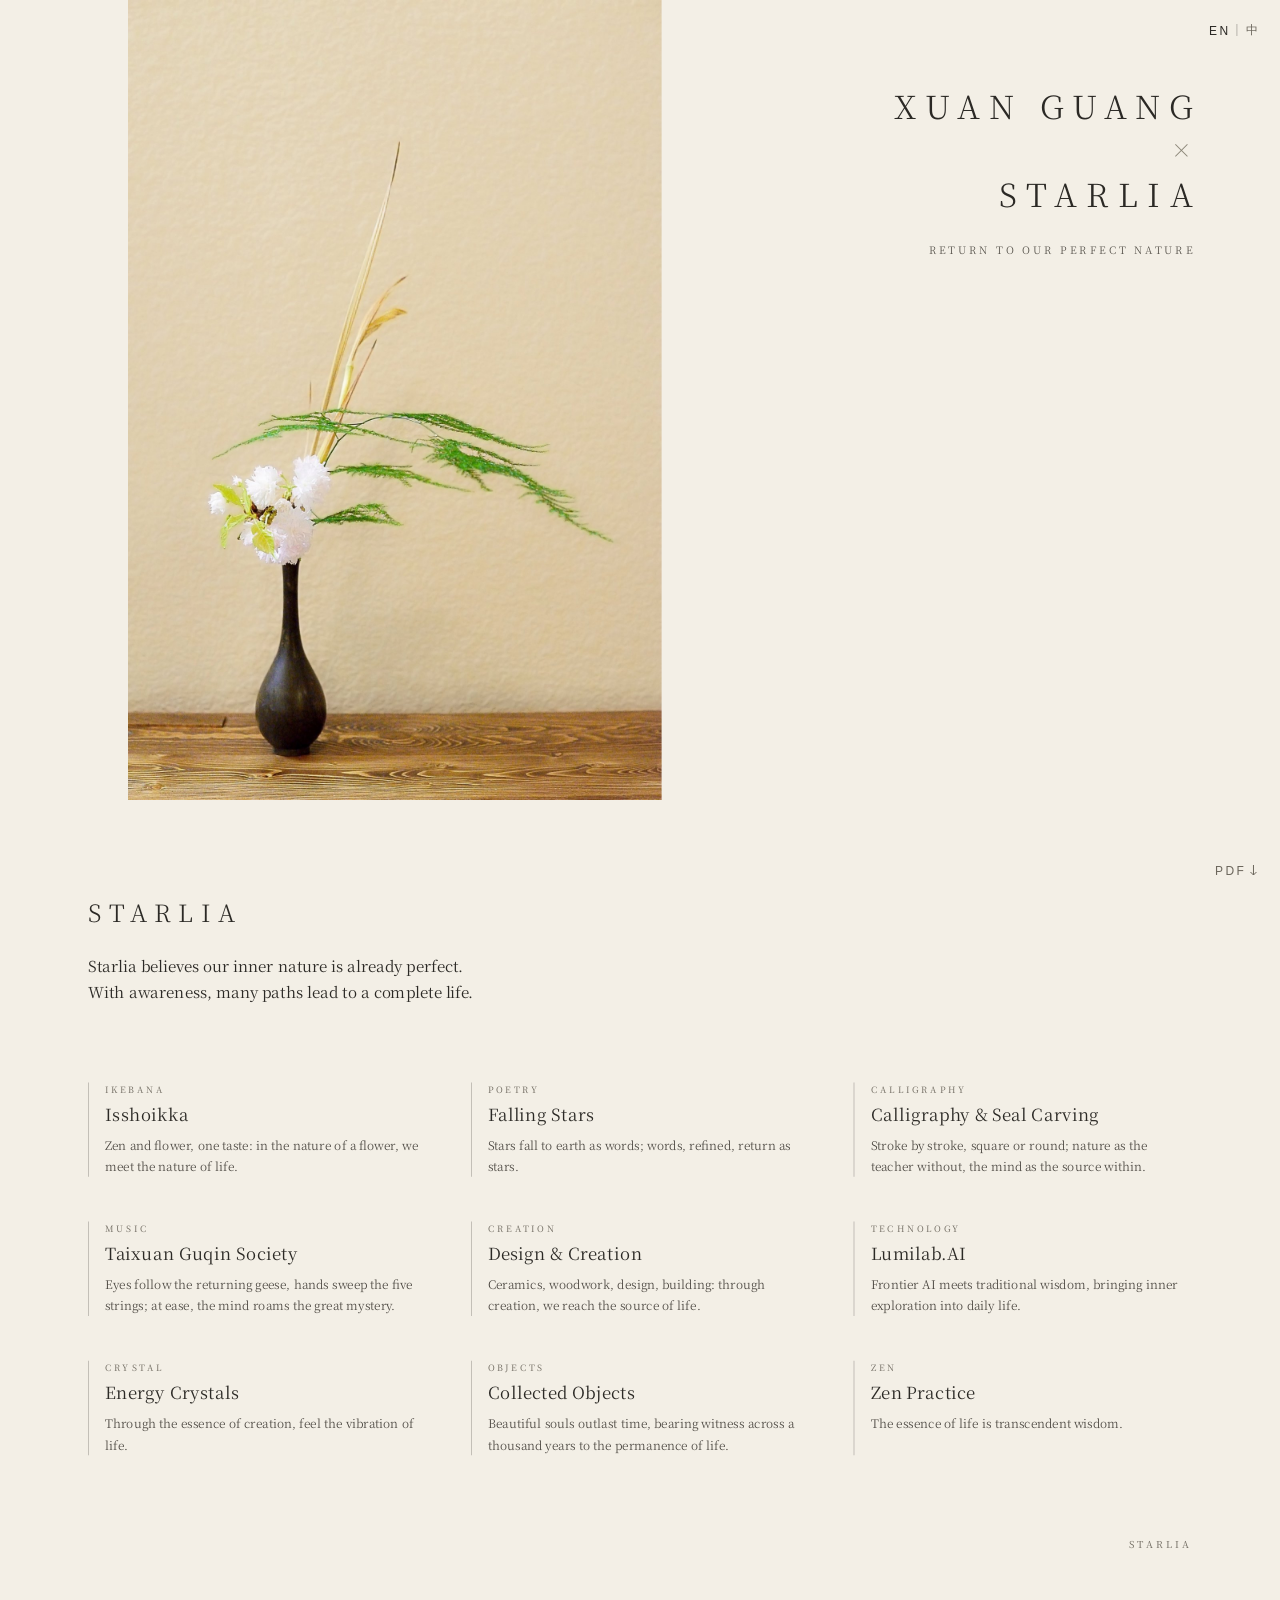
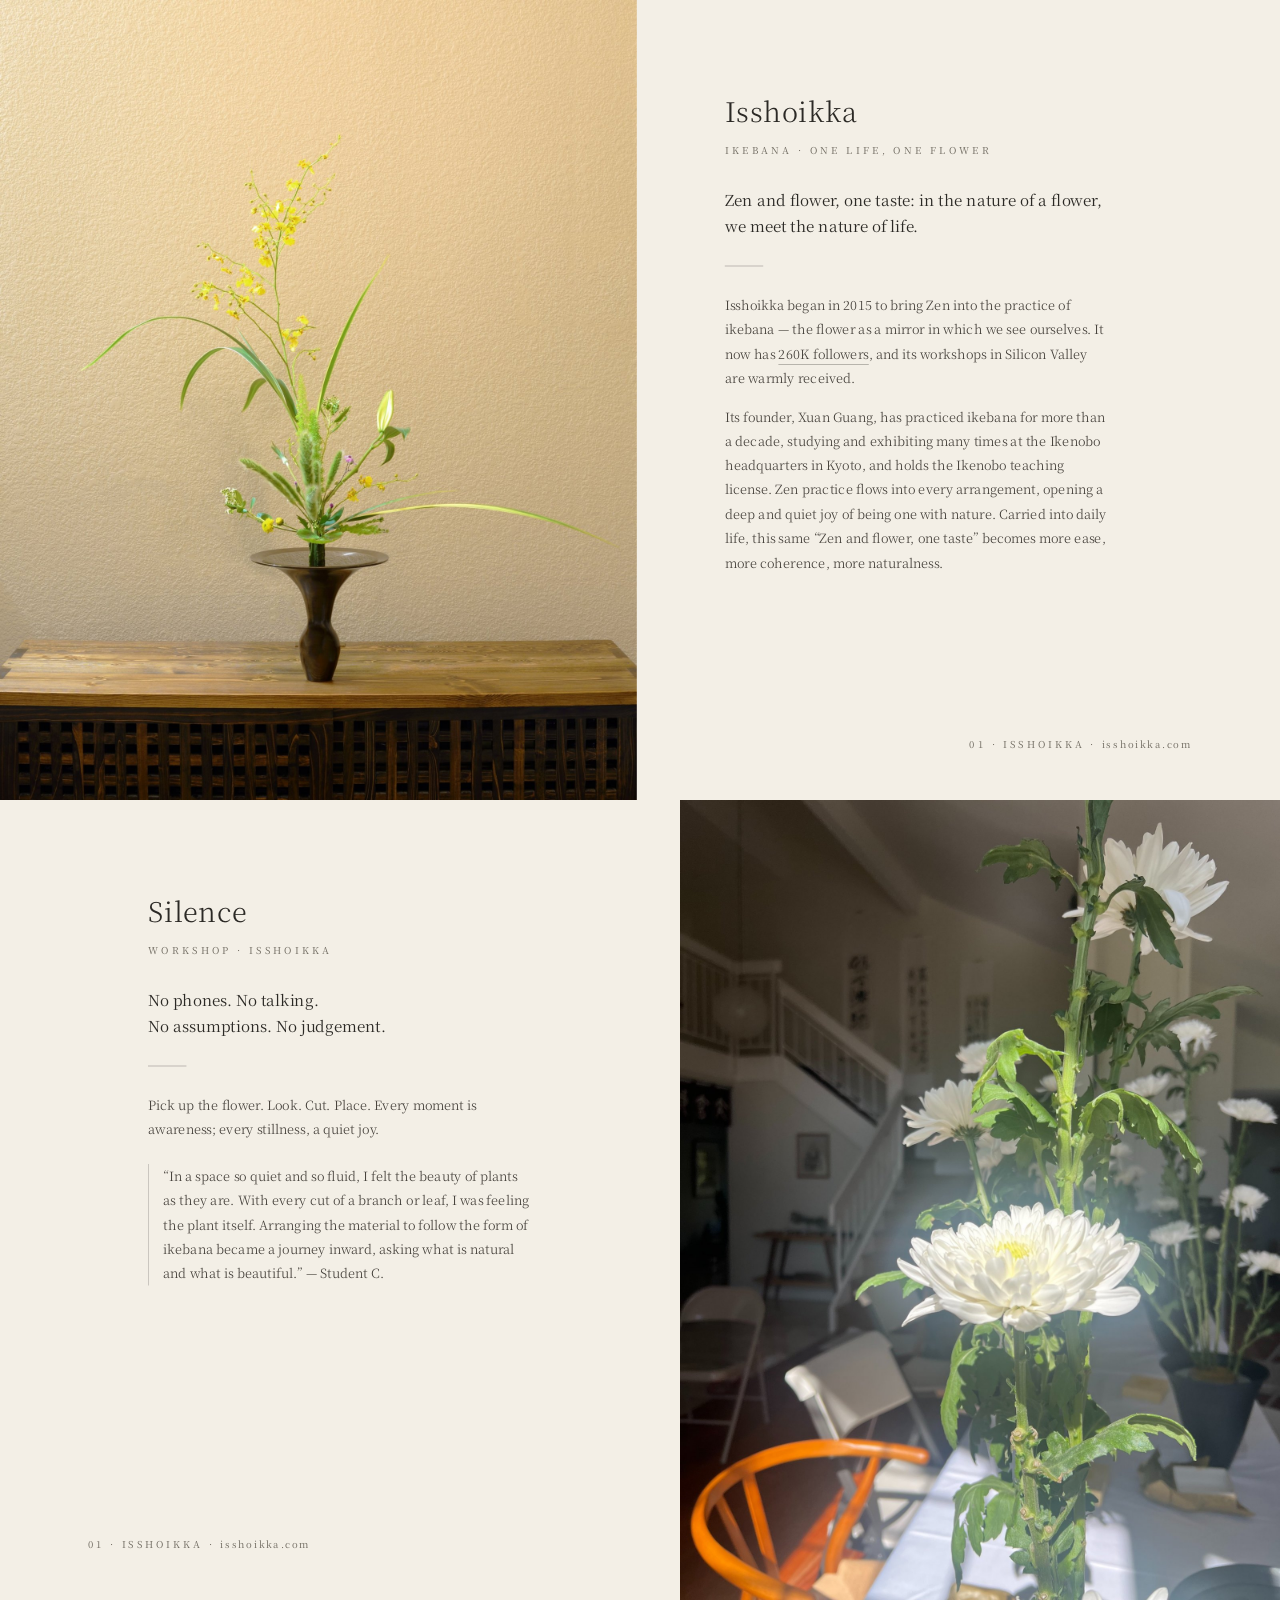
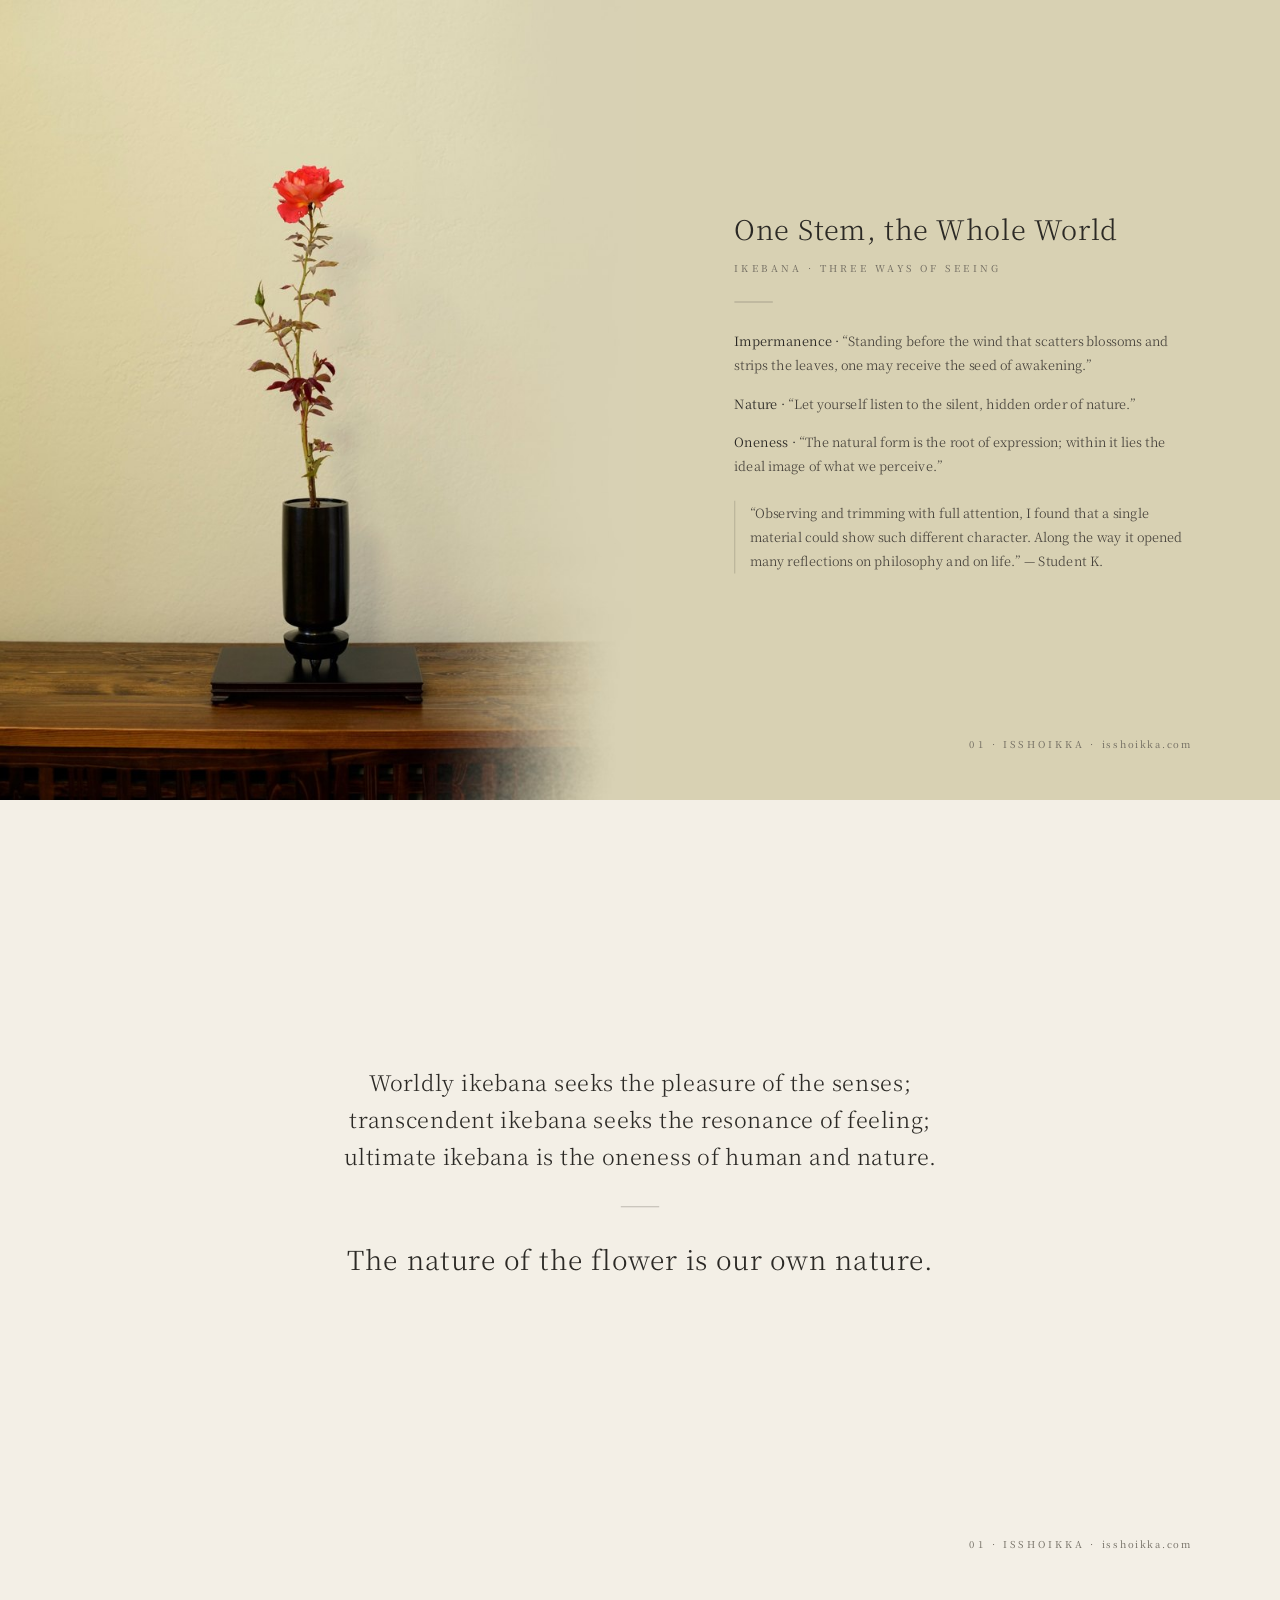
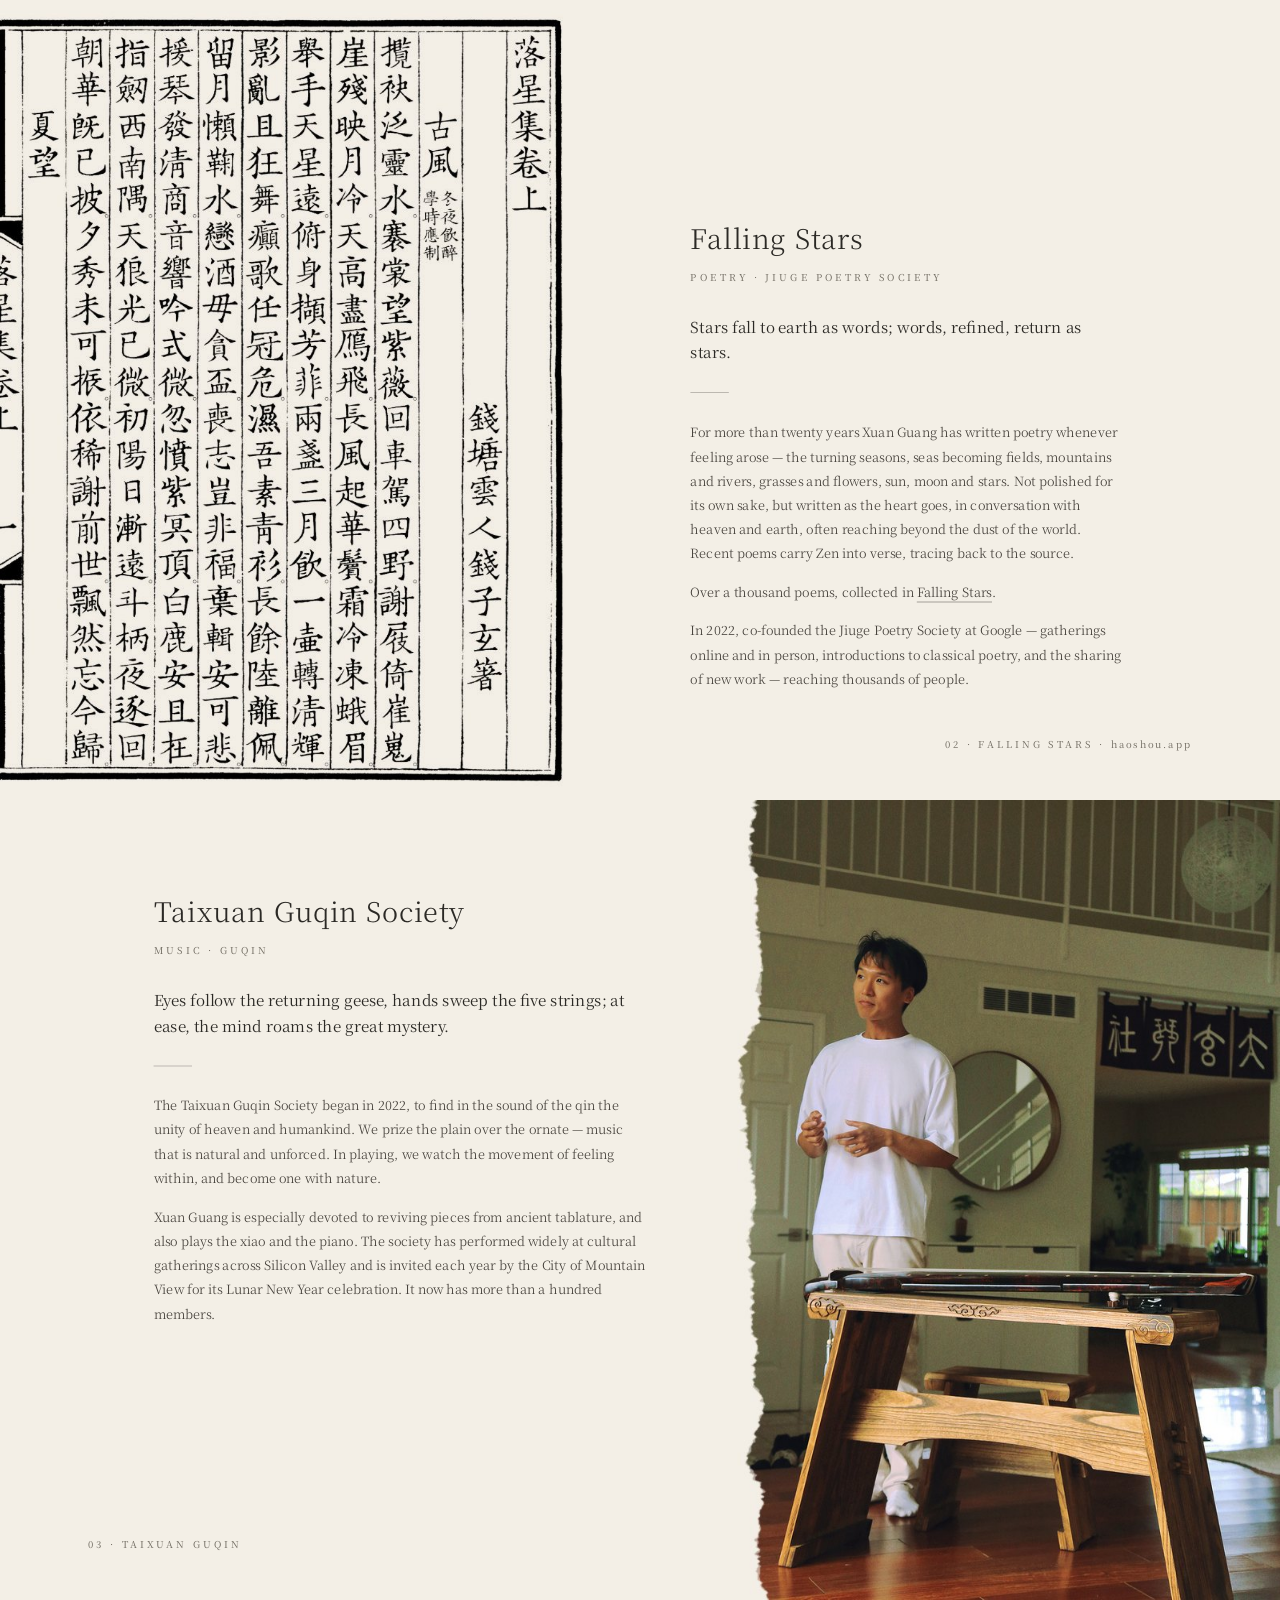
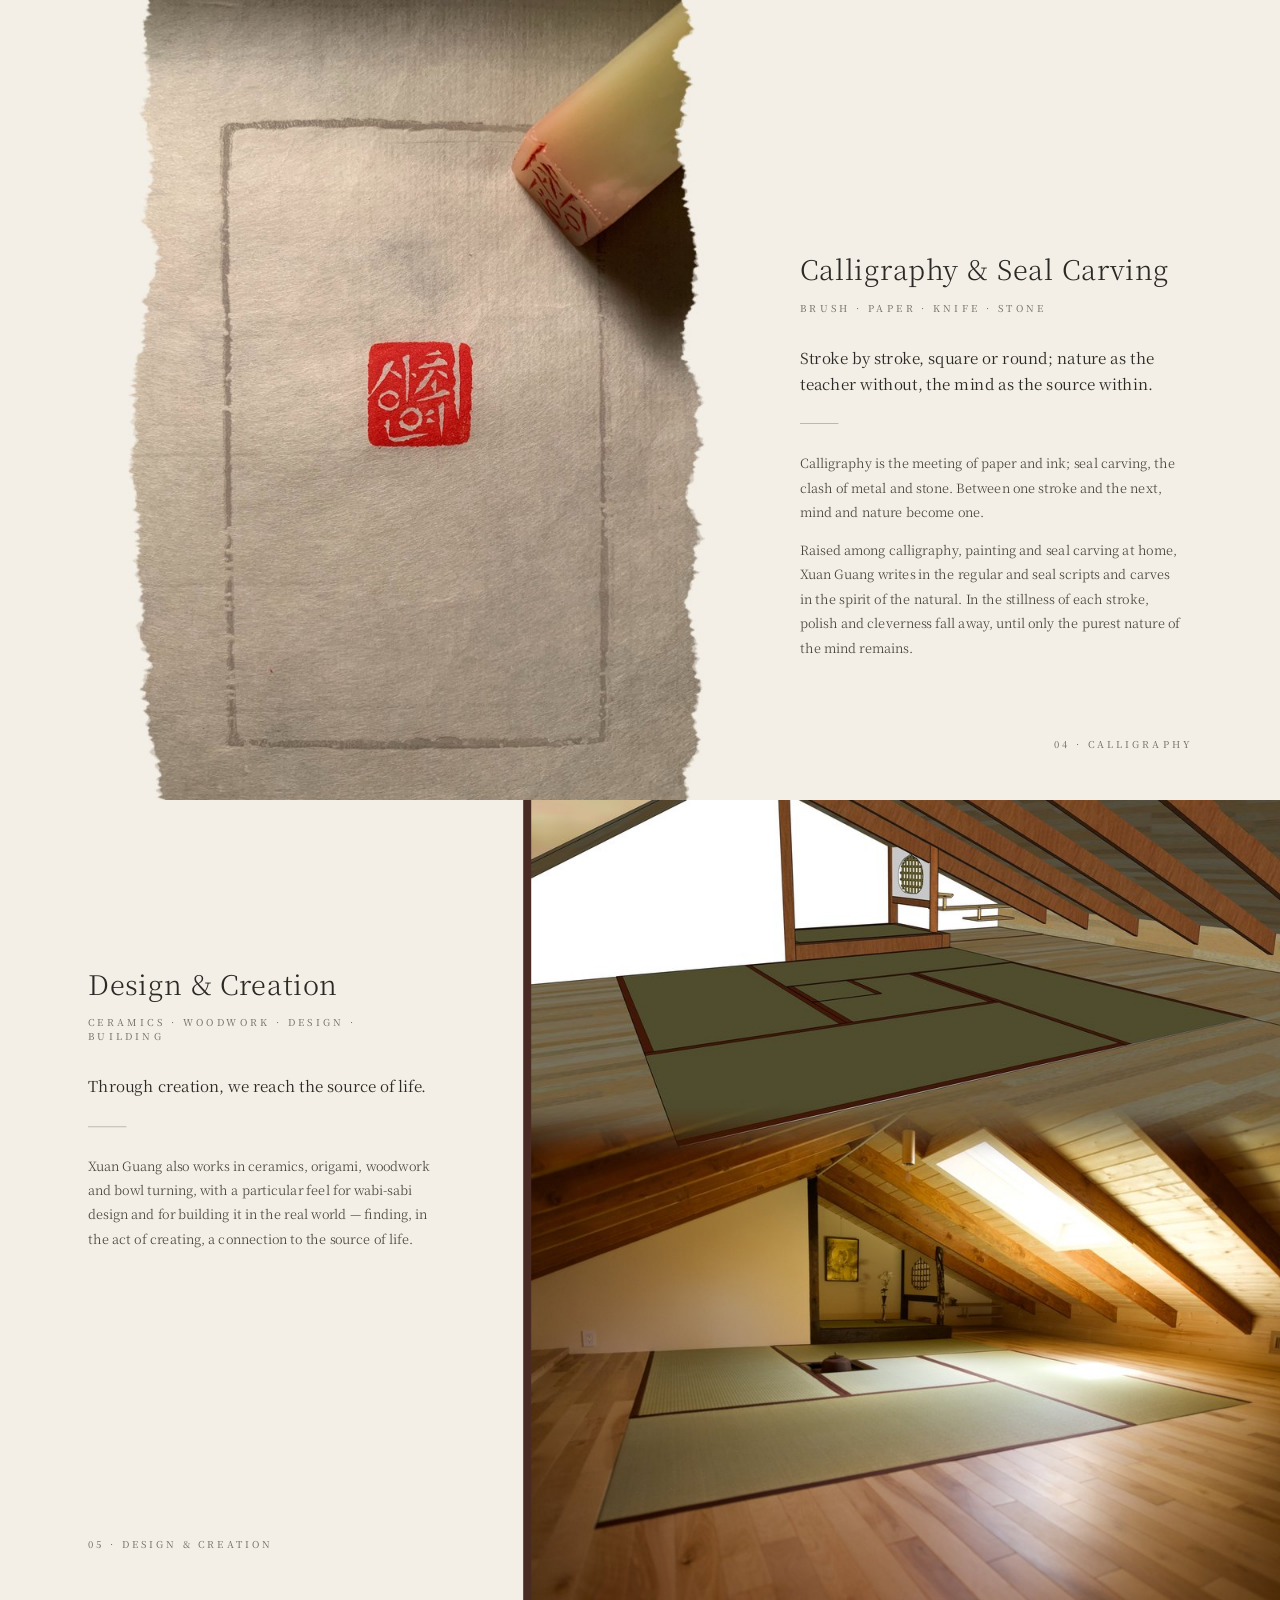
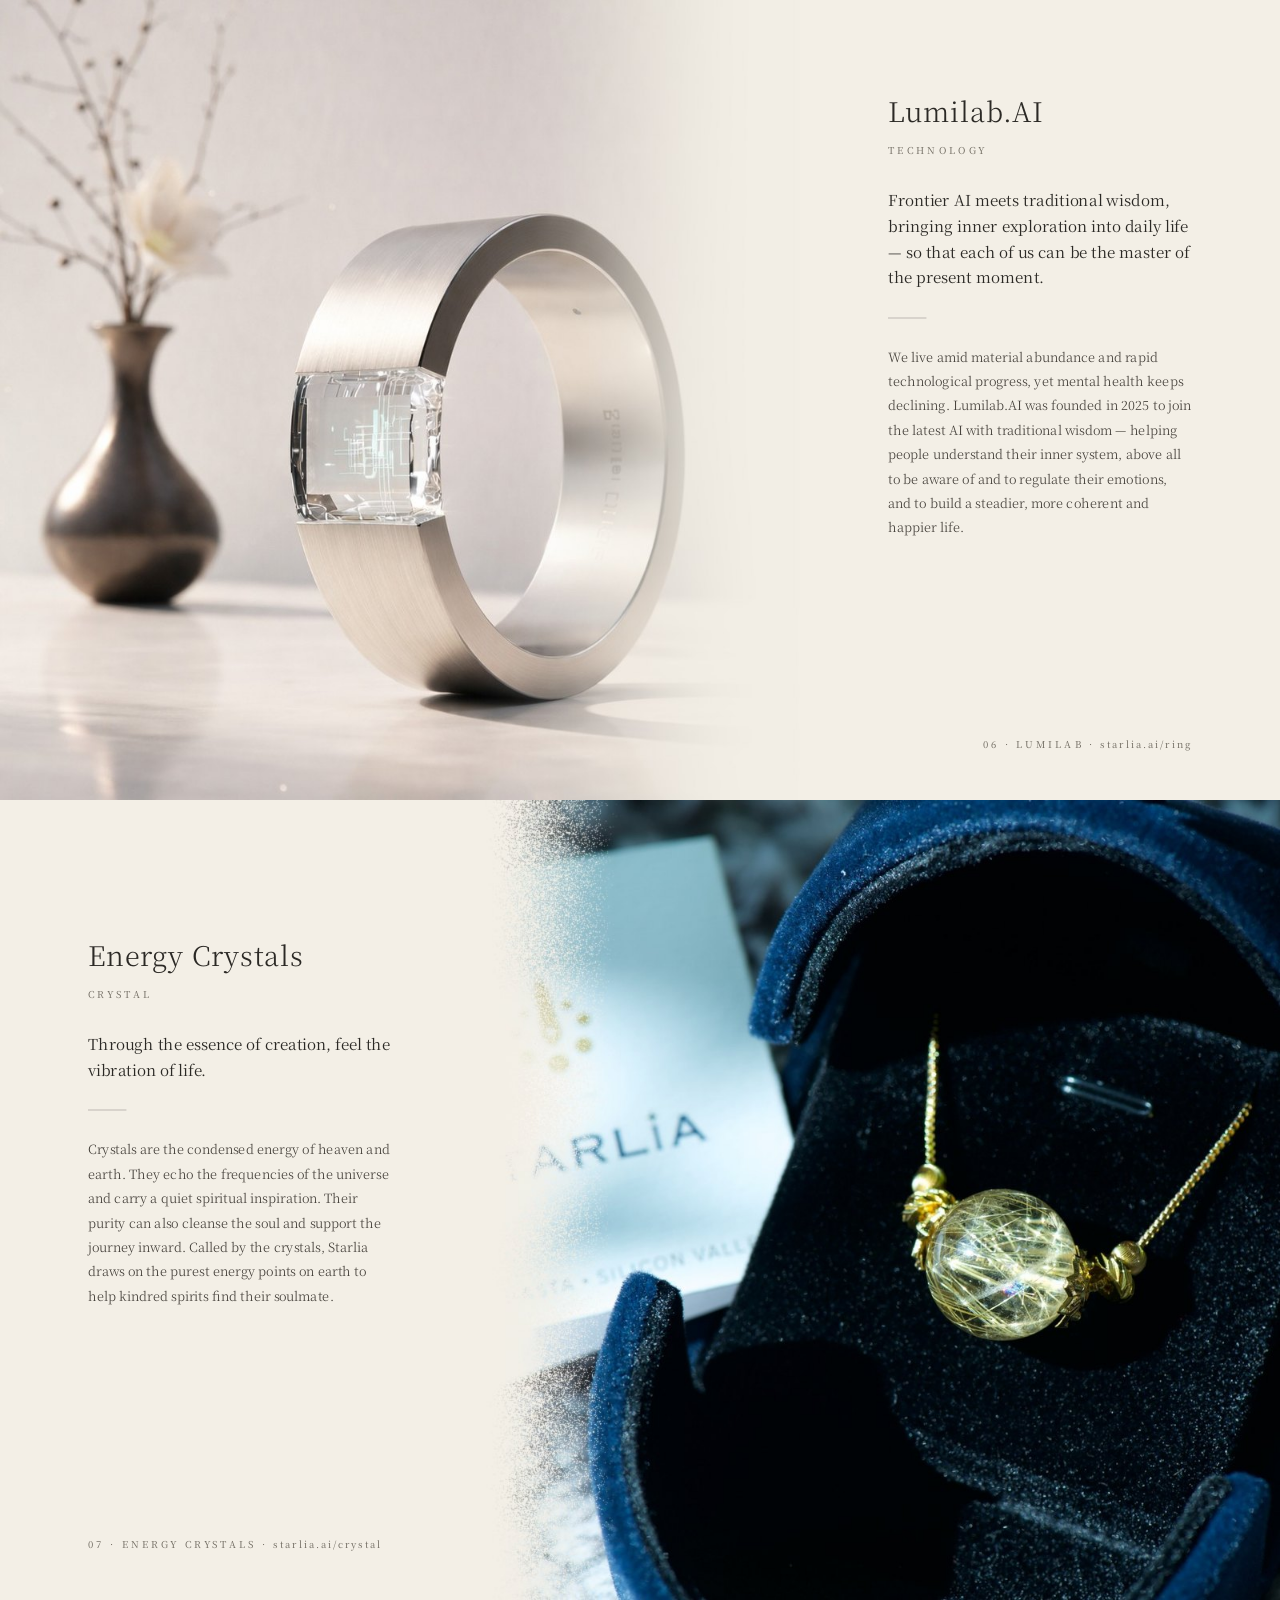
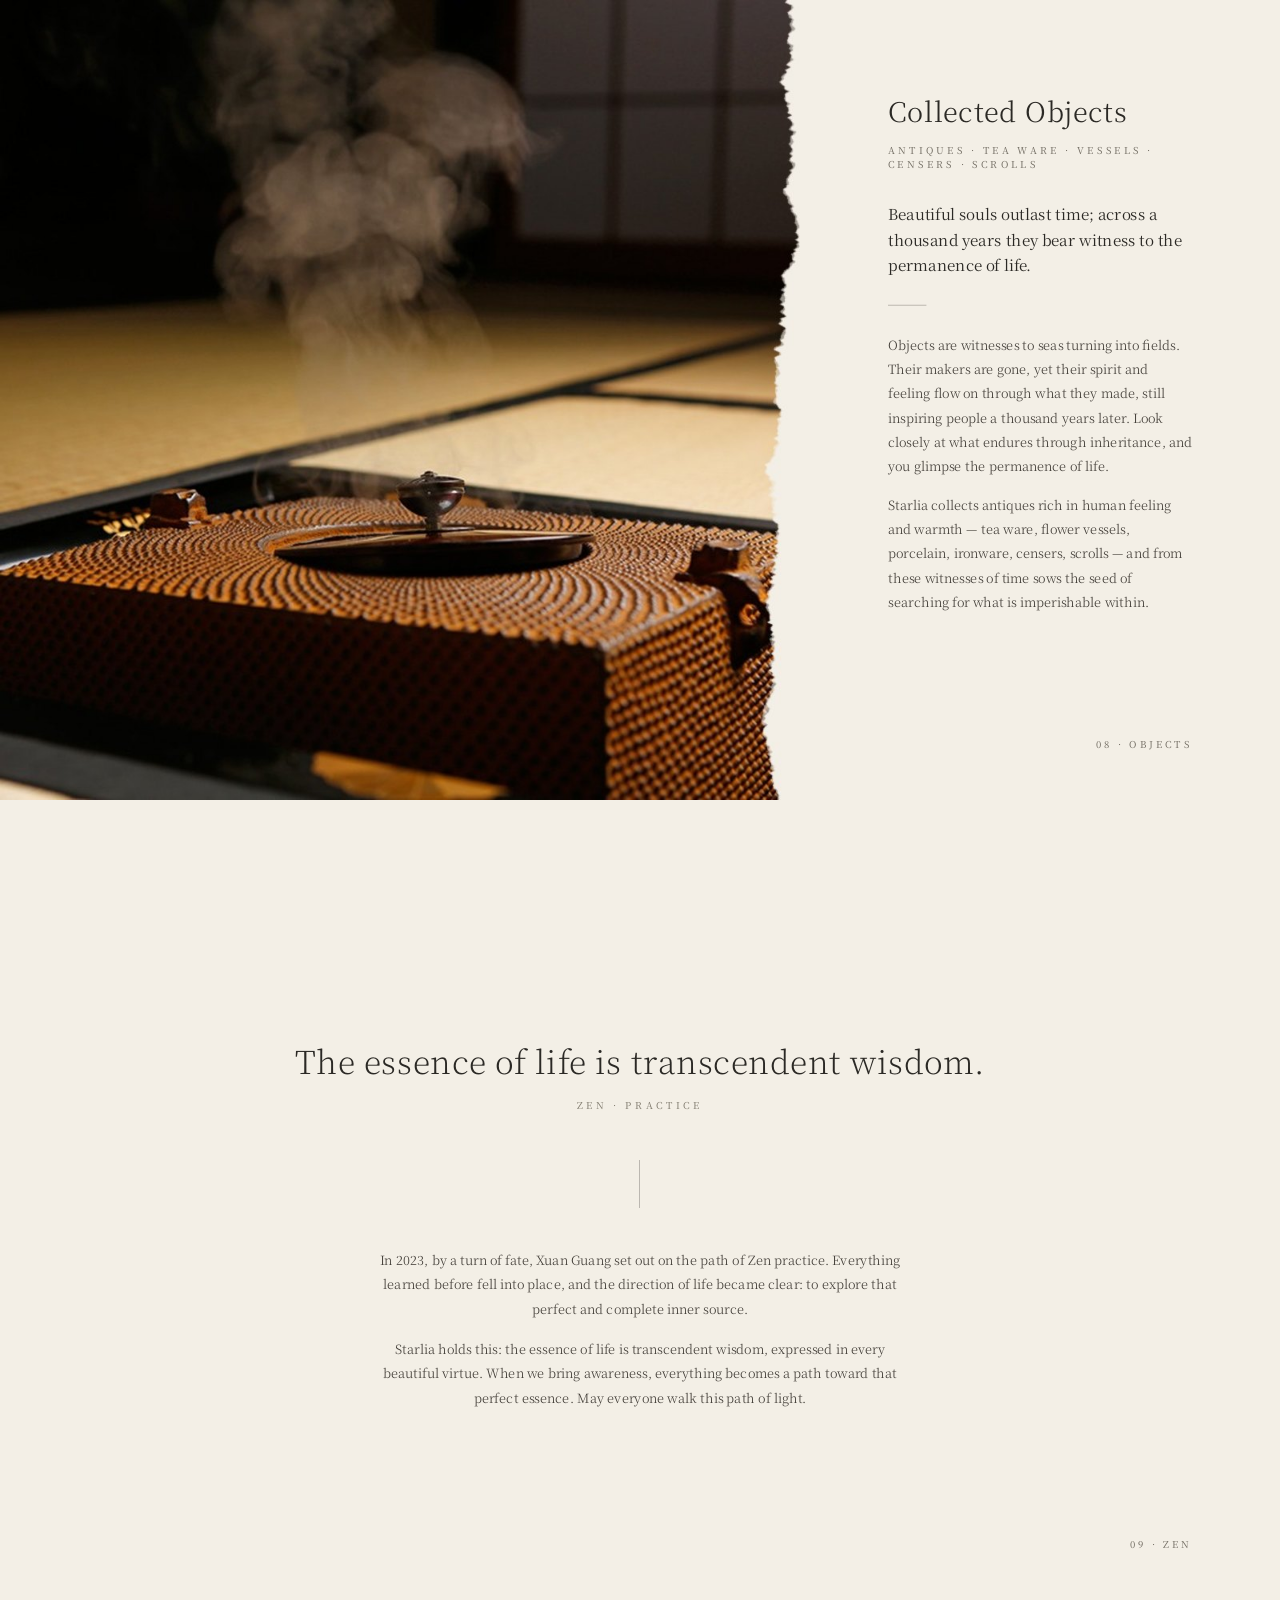
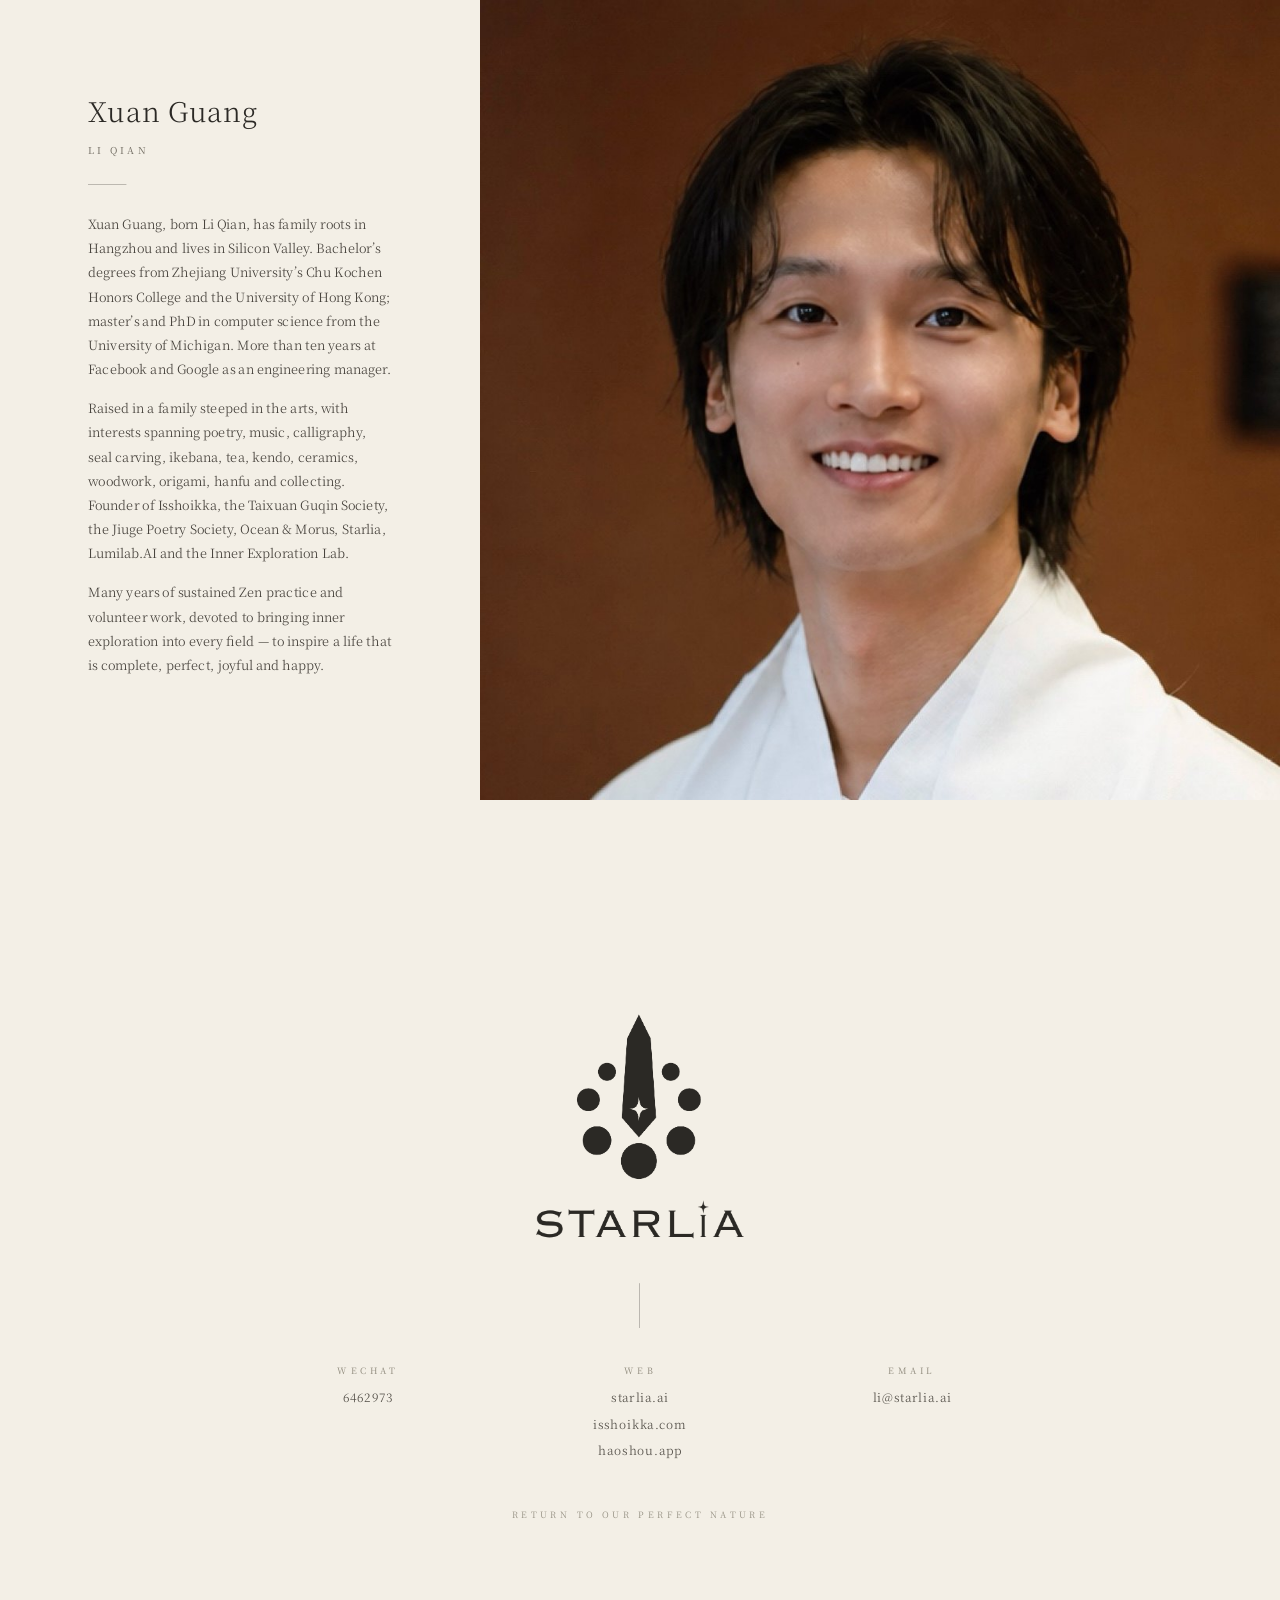
<file: en/index.html>
<!doctype html>
<html lang="en" class="axis-h">
<head>
<meta charset="utf-8">
<meta name="viewport" content="width=device-width,initial-scale=1">
<title>Xuan Guang × Starlia</title>
<meta name="description" content="Xuan Guang × Starlia — Return to our perfect nature.">
<link rel="icon" href="../favicon.ico" sizes="any">
<link rel="icon" type="image/png" sizes="32x32" href="../favicon-32.png">
<link rel="icon" type="image/png" sizes="192x192" href="../favicon-192.png">
<link rel="apple-touch-icon" href="../apple-touch-icon.png">
<link rel="alternate" hreflang="zh-Hans" href="../">
<style>
@font-face{font-family:"Noto Serif CJK SC";font-weight:200;font-display:swap;src:url(../fonts/NotoSerifSC-200.woff2) format("woff2")}
@font-face{font-family:"Noto Serif CJK SC";font-weight:300;font-display:swap;src:url(../fonts/NotoSerifSC-300.woff2) format("woff2")}
@font-face{font-family:"Noto Serif CJK SC";font-weight:400;font-display:swap;src:url(../fonts/NotoSerifSC-400.woff2) format("woff2")}
*{box-sizing:border-box;margin:0;padding:0}

.page{width:1600px;height:1000px;position:relative;overflow:hidden;margin:0 0 40px 0}
.cjk{font-family:"Noto Serif CJK SC","Noto Serif CJK JP",serif}
.lat{font-family:"Noto Serif CJK SC","Noto Serif CJK JP",serif;text-transform:uppercase}
.sans{font-family:"Inter","Inter Display",sans-serif}
.v{writing-mode:vertical-rl;text-orientation:upright}
.img{position:absolute;background-size:cover;background-position:center;background-repeat:no-repeat}


.page{background:#f3efe6;color:#2b2925}
.hair{position:absolute;background:#2b2925;opacity:.35}
.fit{background-size:auto 100%}
.up{writing-mode:vertical-rl;text-orientation:upright}
.side{writing-mode:vertical-rl;text-orientation:mixed}
.small{font-size:12px;letter-spacing:.35em;text-transform:uppercase;color:#6b665c}
.vb{position:absolute;top:110px;height:780px;writing-mode:vertical-rl;text-orientation:mixed}
.vb>*{display:block}
.vb .h{font-size:30px;letter-spacing:.3em;font-weight:300;text-orientation:mixed;margin-left:16px}
.vb .sub{font-size:12px;letter-spacing:.35em;text-transform:uppercase;color:#6b665c;margin-left:44px}
.vb .tag{font-size:17px;letter-spacing:.14em;font-weight:400;line-height:1.9;text-orientation:mixed;margin-left:36px}
.vb .rule{width:1px;height:48px;background:#2b2925;opacity:.35;margin-left:36px}
.vb .body{font-size:15px;line-height:2.3;letter-spacing:.08em;color:#4a463f;font-weight:300;text-orientation:mixed}
.vb .body p{margin-left:1.1em}
.vb .body p.quote{margin-right:2.4em}
.vb .body a{color:inherit;text-decoration:none;border-right:1px solid rgba(43,41,37,.35);padding-right:1px}
.fade-r{-webkit-mask-image:linear-gradient(90deg,#000 0%,#000 55%,rgba(0,0,0,0) 100%);mask-image:linear-gradient(90deg,#000 0%,#000 55%,rgba(0,0,0,0) 100%)}
.fade-l{-webkit-mask-image:linear-gradient(270deg,#000 0%,#000 55%,rgba(0,0,0,0) 100%);mask-image:linear-gradient(270deg,#000 0%,#000 55%,rgba(0,0,0,0) 100%)}
.lt{position:relative;left:.11em}.lt.lc{left:.2em}
.folio{position:absolute;bottom:62px;writing-mode:vertical-rl;text-orientation:mixed;font-size:12px;letter-spacing:.35em;color:#6b665c;text-transform:uppercase}
.ph{position:absolute;bottom:62px;font-size:11px;letter-spacing:.3em;color:#b0a894}


.page{font-feature-settings:"pwid"}   /* proportional Latin punctuation in the CJK serif (curly quotes etc.) */
.hb{position:absolute}
.hb .h{font-size:34px;font-weight:300;letter-spacing:.03em;line-height:1.25;color:#2b2925}
.hb .sub{font-size:12px;letter-spacing:.32em;text-transform:uppercase;color:#6b665c;margin-top:18px}
.hb .tag{font-size:19px;font-weight:400;line-height:1.7;margin-top:38px;color:#2b2925}
.hb .rule{width:48px;height:1px;background:#2b2925;opacity:.35;margin:34px 0}
.hb .body{font-size:16px;line-height:1.9;color:#403c36;font-weight:300}
.hb .body p{margin:0 0 1.1em}
.hb .body p.quote{margin-top:1.7em;padding-left:18px;border-left:1px solid rgba(43,41,37,.25)}
.hb .body .lab{font-weight:400;color:#2b2925}
.hb .body a{color:inherit;text-decoration:none;border-bottom:1px solid rgba(43,41,37,.4);padding-bottom:1px}
.hfolio{position:absolute;bottom:62px;font-size:12px;letter-spacing:.3em;text-transform:uppercase;color:#6b665c;white-space:nowrap}
.hfolio a{color:inherit;text-decoration:none;text-transform:none;letter-spacing:.18em}


html{background:#f3efe6;color:#2b2925;-webkit-text-size-adjust:100%}
body{background:#f3efe6;margin:0}
a{color:inherit;text-decoration:none}
/* ---- book ---- */
.book{display:none}
.sheet{width:calc(1600px*var(--s));height:calc(1000px*var(--s));margin:0 auto;position:relative;overflow:hidden;scroll-snap-align:start}
.sheet .page{transform:scale(var(--s));transform-origin:0 0;margin:0}
/* ---- corner labels (language toggle top-right, PDF bottom-right): drawn as SVG by the script below ---- */
.corner{position:fixed;right:22px;z-index:9;display:none;color:#6b665c;font-family:-apple-system,BlinkMacSystemFont,"Helvetica Neue",Helvetica,Arial,"PingFang SC","Hiragino Sans GB","Microsoft YaHei","Noto Sans CJK SC",sans-serif}
.corner.top{top:22px} .corner.bottom{bottom:22px}
.corner a{color:#6b665c;transition:color .2s} .corner a:hover{color:#2b2925}
.corner .cur{color:#2b2925}
/* ---- flow ---- */
.flow{display:block;max-width:640px;margin:0 auto}
.flow .lt{position:static;left:0}   /* the vertical-text nudge must not apply to horizontal text */
.f-cover img,.f-pics img{display:block;width:100%;height:auto}
.f-ct{padding:56px 28px 40px;text-align:center}
.f-title{font-size:30px;font-weight:300;letter-spacing:.38em;line-height:1;display:flex;flex-direction:column;align-items:center;gap:22px}
.f-title .x{line-height:.6}   /* the mark's own box is small so the gaps around it stay even */
.axis-h .f-title{text-transform:uppercase;font-size:26px;letter-spacing:.3em}
.axis-h .flow{font-feature-settings:"pwid"}   /* proportional Latin punctuation (curly quotes, apostrophes) in the CJK serif */
.f-title .x{color:#8a8577;font-size:.9em;letter-spacing:0}
.f-subtitle{font-size:14px;letter-spacing:.45em;font-weight:300;color:#4a463f;margin-top:22px;padding-left:.45em}
.axis-h .f-subtitle{font-size:12px;letter-spacing:.3em;text-transform:uppercase;padding-left:.3em}
.f-sec{padding:0 0 64px}
.f-text{padding:40px 28px 0}
.f-h{font-size:26px;letter-spacing:.3em;font-weight:300;line-height:1.4}
.axis-h .f-h{letter-spacing:.03em;line-height:1.3}
.f-small{font-size:11px;letter-spacing:.35em;text-transform:uppercase;color:#6b665c;margin-top:10px}
.f-tag{font-size:17px;letter-spacing:.12em;font-weight:400;line-height:1.9;margin-top:30px}
.axis-h .f-tag{letter-spacing:0;line-height:1.7}
.f-rule{width:40px;height:1px;background:#2b2925;opacity:.35;margin:30px 0}
.f-body{font-size:15px;line-height:2.2;letter-spacing:.06em;color:#4a463f;font-weight:300}
.axis-h .f-body{font-size:16px;line-height:1.85;letter-spacing:0;color:#403c36}
.f-body p{margin:0 0 1.2em}
.f-body p.f-quote{margin-top:1.8em}
.axis-h .f-body p.f-quote{padding-left:16px;border-left:1px solid rgba(43,41,37,.25)}
.f-label{font-weight:400;color:#2b2925}
.f-body a{text-decoration:none;border-bottom:1px solid rgba(43,41,37,.45);padding-bottom:2px}
.f-url{font-size:11px;letter-spacing:.3em;color:#6b665c;margin-top:8px}
.f-url a{text-decoration:none;text-transform:none;letter-spacing:.2em}
.f-brand{padding:72px 28px 40px}
.f-cells{margin-top:12px}
.f-cell{border-left:1px solid rgba(43,41,37,.3);padding-left:18px;margin:34px 0}
.f-cellh{font-size:19px;letter-spacing:.15em;margin:6px 0 8px}
.axis-h .f-cellh{letter-spacing:.02em}
.f-sanmi{padding:80px 28px}
.f-line{font-size:19px;letter-spacing:.2em;font-weight:300;line-height:1.9;text-align:center;margin-bottom:22px}
.axis-h .f-line{letter-spacing:.02em;line-height:1.6}
.f-strong{font-size:21px;font-weight:400}
.f-zen{padding:80px 28px}
.f-contact{padding:96px 28px 80px;text-align:center}
.f-logo{width:150px;display:block;margin:0 auto}
.f-ccol{margin:28px 0}
.f-cval{font-size:15px;line-height:2;letter-spacing:.1em;color:#4a463f;font-weight:300;margin-top:4px}
.f-cval a{text-decoration:none}
.f-end{font-size:12px;letter-spacing:.5em;color:#8a8577;font-weight:300;margin-top:64px}
.axis-h .f-end{letter-spacing:.3em;text-transform:uppercase;font-size:11px}
@media (min-width:900px) and (min-height:560px){
  html{scroll-snap-type:y proximity}
  .book{display:block} .corner{display:block} .flow{display:none}
}

</style>
</head>
<body>
<div class="book">
<div class="sheet"><div class="page">
  <div class="img fit" style="left:160px;top:0;width:667px;height:1000px;background-image:url(../img/cover.jpg);background-position:left center"></div>
  <div class="cjk" style="position:absolute;right:110px;top:112px;text-align:right;color:#2b2925">
    <div style="font-size:40px;font-weight:300;letter-spacing:.28em;line-height:1;text-transform:uppercase;margin-right:-.28em">Xuan Guang</div>
    <div style="font-size:26px;color:#8a8577;margin:22px 0;line-height:1">×</div>
    <div style="font-size:40px;font-weight:300;letter-spacing:.3em;line-height:1;margin-right:-.3em">STARLIA</div>
    <div style="font-size:13px;letter-spacing:.3em;font-weight:300;color:#4a463f;margin-top:40px;text-transform:uppercase;margin-right:-.3em">Return to our perfect nature</div>
  </div>
</div></div>
<div class="sheet"><div class="page">
  <div style="position:absolute;left:110px;top:118px;right:110px">
    <div class="lat" style="font-size:30px;letter-spacing:.3em;font-weight:300">Starlia</div>
    <div class="cjk" style="font-size:19px;line-height:1.75;font-weight:400;margin-top:28px;max-width:680px">Starlia believes our inner nature is already perfect.<br>With awareness, many paths lead to a complete life.</div>
    <div style="display:grid;grid-template-columns:repeat(3,1fr);gap:56px 56px;margin-top:96px"><div style="border-left:1px solid rgba(43,41,37,.3);padding-left:20px">
      <div class="lat" style="font-size:11px;letter-spacing:.32em;color:#6b665c">Ikebana</div>
      <div class="cjk" style="font-size:21px;letter-spacing:.02em;margin:8px 0 10px;color:#2b2925">Isshoikka</div>
      <div class="cjk" style="font-size:15px;line-height:1.8;color:#403c36;font-weight:300">Zen and flower, one taste: in the nature of a flower, we meet the nature of life.</div></div><div style="border-left:1px solid rgba(43,41,37,.3);padding-left:20px">
      <div class="lat" style="font-size:11px;letter-spacing:.32em;color:#6b665c">Poetry</div>
      <div class="cjk" style="font-size:21px;letter-spacing:.02em;margin:8px 0 10px;color:#2b2925">Falling Stars</div>
      <div class="cjk" style="font-size:15px;line-height:1.8;color:#403c36;font-weight:300">Stars fall to earth as words; words, refined, return as stars.</div></div><div style="border-left:1px solid rgba(43,41,37,.3);padding-left:20px">
      <div class="lat" style="font-size:11px;letter-spacing:.32em;color:#6b665c">Calligraphy</div>
      <div class="cjk" style="font-size:21px;letter-spacing:.02em;margin:8px 0 10px;color:#2b2925">Calligraphy & Seal Carving</div>
      <div class="cjk" style="font-size:15px;line-height:1.8;color:#403c36;font-weight:300">Stroke by stroke, square or round; nature as the teacher without, the mind as the source within.</div></div><div style="border-left:1px solid rgba(43,41,37,.3);padding-left:20px">
      <div class="lat" style="font-size:11px;letter-spacing:.32em;color:#6b665c">Music</div>
      <div class="cjk" style="font-size:21px;letter-spacing:.02em;margin:8px 0 10px;color:#2b2925">Taixuan Guqin Society</div>
      <div class="cjk" style="font-size:15px;line-height:1.8;color:#403c36;font-weight:300">Eyes follow the returning geese, hands sweep the five strings; at ease, the mind roams the great mystery.</div></div><div style="border-left:1px solid rgba(43,41,37,.3);padding-left:20px">
      <div class="lat" style="font-size:11px;letter-spacing:.32em;color:#6b665c">Creation</div>
      <div class="cjk" style="font-size:21px;letter-spacing:.02em;margin:8px 0 10px;color:#2b2925">Design & Creation</div>
      <div class="cjk" style="font-size:15px;line-height:1.8;color:#403c36;font-weight:300">Ceramics, woodwork, design, building: through creation, we reach the source of life.</div></div><div style="border-left:1px solid rgba(43,41,37,.3);padding-left:20px">
      <div class="lat" style="font-size:11px;letter-spacing:.32em;color:#6b665c">Technology</div>
      <div class="cjk" style="font-size:21px;letter-spacing:.02em;margin:8px 0 10px;color:#2b2925">Lumilab.AI</div>
      <div class="cjk" style="font-size:15px;line-height:1.8;color:#403c36;font-weight:300">Frontier AI meets traditional wisdom, bringing inner exploration into daily life.</div></div><div style="border-left:1px solid rgba(43,41,37,.3);padding-left:20px">
      <div class="lat" style="font-size:11px;letter-spacing:.32em;color:#6b665c">Crystal</div>
      <div class="cjk" style="font-size:21px;letter-spacing:.02em;margin:8px 0 10px;color:#2b2925">Energy Crystals</div>
      <div class="cjk" style="font-size:15px;line-height:1.8;color:#403c36;font-weight:300">Through the essence of creation, feel the vibration of life.</div></div><div style="border-left:1px solid rgba(43,41,37,.3);padding-left:20px">
      <div class="lat" style="font-size:11px;letter-spacing:.32em;color:#6b665c">Objects</div>
      <div class="cjk" style="font-size:21px;letter-spacing:.02em;margin:8px 0 10px;color:#2b2925">Collected Objects</div>
      <div class="cjk" style="font-size:15px;line-height:1.8;color:#403c36;font-weight:300">Beautiful souls outlast time, bearing witness across a thousand years to the permanence of life.</div></div><div style="border-left:1px solid rgba(43,41,37,.3);padding-left:20px">
      <div class="lat" style="font-size:11px;letter-spacing:.32em;color:#6b665c">Zen</div>
      <div class="cjk" style="font-size:21px;letter-spacing:.02em;margin:8px 0 10px;color:#2b2925">Zen Practice</div>
      <div class="cjk" style="font-size:15px;line-height:1.8;color:#403c36;font-weight:300">The essence of life is transcendent wisdom.</div></div></div>
  </div>
  <div class="lat hfolio" style="right:110px">Starlia</div>
</div></div>
<div class="sheet"><div class="page"><div class="img fit " style="left:0;top:0;width:796px;height:1000px;background-image:url(../img/21.jpg);background-position:left center;"></div><div class="hb" style="left:906px;width:480px;top:0;height:1000px;display:flex;flex-direction:column;justify-content:flex-start;padding-top:118px"><div><a href="https://isshoikka.com" style="color:inherit;text-decoration:none;display:block"><div class="cjk h">Isshoikka</div><div class="lat sub">Ikebana · One Life, One Flower</div></a><div class="cjk tag">Zen and flower, one taste: in the nature of a flower, we meet the nature of life.</div><div class="rule"></div><div class="cjk body"><p>Isshoikka began in 2015 to bring Zen into the practice of ikebana — the flower as a mirror in which we see ourselves. It now has <a href="https://www.facebook.com/isshoikka">260K followers</a>, and its workshops in Silicon Valley are warmly received.</p><p>Its founder, Xuan Guang, has practiced ikebana for more than a decade, studying and exhibiting many times at the Ikenobo headquarters in Kyoto, and holds the Ikenobo teaching license. Zen practice flows into every arrangement, opening a deep and quiet joy of being one with nature. Carried into daily life, this same “Zen and flower, one taste” becomes more ease, more coherence, more naturalness.</p></div></div></div><div class="lat hfolio" style="right:110px">01 · Isshoikka · <a href="https://isshoikka.com">isshoikka.com</a></div></div></div>
<div class="sheet"><div class="page"><div class="img fit " style="right:0;top:0;width:750px;height:1000px;background-image:url(../img/workshop.jpg);background-position:right center;"></div><div class="hb" style="left:185px;width:480px;top:0;height:1000px;display:flex;flex-direction:column;justify-content:flex-start;padding-top:118px"><div><a href="https://isshoikka.com" style="color:inherit;text-decoration:none;display:block"><div class="cjk h">Silence</div><div class="lat sub">Workshop · Isshoikka</div></a><div class="cjk tag">No phones. No talking.<br>No assumptions. No judgement.</div><div class="rule"></div><div class="cjk body"><p>Pick up the flower. Look. Cut. Place. Every moment is awareness; every stillness, a quiet joy.</p><p class="quote">“In a space so quiet and so fluid, I felt the beauty of plants as they are. With every cut of a branch or leaf, I was feeling the plant itself. Arranging the material to follow the form of ikebana became a journey inward, asking what is natural and what is beautiful.” — Student C.</p></div></div></div><div class="lat hfolio" style="left:110px">01 · Isshoikka · <a href="https://isshoikka.com">isshoikka.com</a></div></div></div>
<div class="sheet"><div class="page" style="background:#d8d1b3"><div class="img" style="left:0;top:0;width:796px;height:1000px;background-image:url(../img/baked_en_5.jpg);background-size:100% 100%"></div><div class="hb" style="left:918px;width:560px;top:0;height:1000px;display:flex;flex-direction:column;justify-content:center"><div><a href="https://isshoikka.com" style="color:inherit;text-decoration:none;display:block"><div class="cjk h">One Stem, the Whole World</div><div class="lat sub">Ikebana · Three Ways of Seeing</div></a><div class="rule"></div><div class="cjk body"><p><span class="lab">Impermanence · </span>“Standing before the wind that scatters blossoms and strips the leaves, one may receive the seed of awakening.”</p><p><span class="lab">Nature · </span>“Let yourself listen to the silent, hidden order of nature.”</p><p><span class="lab">Oneness · </span>“The natural form is the root of expression; within it lies the ideal image of what we perceive.”</p><p class="quote">“Observing and trimming with full attention, I found that a single material could show such different character. Along the way it opened many reflections on philosophy and on life.” — Student K.</p></div></div></div><div class="lat hfolio" style="right:110px">01 · Isshoikka · <a href="https://isshoikka.com">isshoikka.com</a></div></div></div>
<div class="sheet"><div class="page">
  <div class="cjk" style="position:absolute;left:0;right:0;top:330px;text-align:center;color:#2b2925"><div style="font-size:27px;font-weight:300;line-height:1.7;letter-spacing:.02em">Worldly ikebana seeks the pleasure of the senses;</div><div style="font-size:27px;font-weight:300;line-height:1.7;letter-spacing:.02em">transcendent ikebana seeks the resonance of feeling;</div><div style="font-size:27px;font-weight:300;line-height:1.7;letter-spacing:.02em">ultimate ikebana is the oneness of human and nature.</div>
    <div style="width:48px;height:1px;background:#2b2925;opacity:.35;margin:40px auto"></div>
    <div style="font-size:33px;font-weight:300;letter-spacing:.03em">The nature of the flower is our own nature.</div>
  </div>
  <div class="lat hfolio" style="right:110px">01 · Isshoikka · <a href="https://isshoikka.com">isshoikka.com</a></div>
</div></div>
<div class="sheet"><div class="page"><div class="img fit " style="left:0;top:0;width:727px;height:1000px;background-image:url(../img/poem_right.jpg);background-position:left center;"></div><div class="hb" style="left:863px;width:540px;top:0;height:1000px;display:flex;flex-direction:column;justify-content:flex-end;padding-bottom:118px"><div><a href="https://haoshou.app" style="color:inherit;text-decoration:none;display:block"><div class="cjk h">Falling Stars</div><div class="lat sub">Poetry · Jiuge Poetry Society</div></a><div class="cjk tag">Stars fall to earth as words; words, refined, return as stars.</div><div class="rule"></div><div class="cjk body"><p>For more than twenty years Xuan Guang has written poetry whenever feeling arose — the turning seasons, seas becoming fields, mountains and rivers, grasses and flowers, sun, moon and stars. Not polished for its own sake, but written as the heart goes, in conversation with heaven and earth, often reaching beyond the dust of the world. Recent poems carry Zen into verse, tracing back to the source.</p><p>Over a thousand poems, collected in <a href="https://haoshou.app">Falling Stars</a>.</p><p>In 2022, co-founded the Jiuge Poetry Society at Google — gatherings online and in person, introductions to classical poetry, and the sharing of new work — reaching thousands of people.</p></div></div></div><div class="lat hfolio" style="right:110px">02 · Falling Stars · <a href="https://haoshou.app">haoshou.app</a></div></div></div>
<div class="sheet"><div class="page"><div class="img" style="right:0;top:0;width:678px;height:1000px;background-image:url(../img/baked_en_8.jpg);background-size:100% 100%"></div><div class="hb" style="left:192px;width:620px;top:0;height:1000px;display:flex;flex-direction:column;justify-content:flex-start;padding-top:118px"><div><div class="cjk h">Taixuan Guqin Society</div><div class="lat sub">Music · Guqin</div><div class="cjk tag">Eyes follow the returning geese, hands sweep the five strings; at ease, the mind roams the great mystery.</div><div class="rule"></div><div class="cjk body"><p>The Taixuan Guqin Society began in 2022, to find in the sound of the qin the unity of heaven and humankind. We prize the plain over the ornate — music that is natural and unforced. In playing, we watch the movement of feeling within, and become one with nature.</p><p>Xuan Guang is especially devoted to reviving pieces from ancient tablature, and also plays the xiao and the piano. The society has performed widely at cultural gatherings across Silicon Valley and is invited each year by the City of Mountain View for its Lunar New Year celebration. It now has more than a hundred members.</p></div></div></div><div class="lat hfolio" style="left:110px">03 · Taixuan Guqin</div></div></div>
<div class="sheet"><div class="page"><div class="img" style="left:160px;top:0;width:721px;height:1000px;background-image:url(../img/baked_en_9.jpg);background-size:100% 100%"></div><div class="hb" style="left:1000px;width:480px;top:0;height:1000px;display:flex;flex-direction:column;"><div style="flex:0.667"></div><div><div class="cjk h">Calligraphy & Seal Carving</div><div class="lat sub">Brush · Paper · Knife · Stone</div><div class="cjk tag">Stroke by stroke, square or round; nature as the teacher without, the mind as the source within.</div><div class="rule"></div><div class="cjk body"><p>Calligraphy is the meeting of paper and ink; seal carving, the clash of metal and stone. Between one stroke and the next, mind and nature become one.</p><p>Raised among calligraphy, painting and seal carving at home, Xuan Guang writes in the regular and seal scripts and carves in the spirit of the natural. In the stillness of each stroke, polish and cleverness fall away, until only the purest nature of the mind remains.</p></div></div><div style="flex:0.33299999999999996"></div></div><div class="lat hfolio" style="right:110px">04 · Calligraphy</div></div></div>
<div class="sheet"><div class="page"><div style="position:absolute;top:0;height:1000px;right:935px;width:11px;background:#4a2b23"></div><div class="img" style="right:0;top:0;width:936px;height:1000px;background-image:url(../img/baked_en_stack_10.jpg);background-size:100% 100%"></div><div class="hb" style="left:110px;width:434px;top:0;height:1000px;display:flex;flex-direction:column;"><div style="flex:0.333"></div><div><div class="cjk h">Design & Creation</div><div class="lat sub">Ceramics · Woodwork · Design · Building</div><div class="cjk tag">Through creation, we reach the source of life.</div><div class="rule"></div><div class="cjk body"><p>Xuan Guang also works in ceramics, origami, woodwork and bowl turning, with a particular feel for wabi-sabi design and for building it in the real world — finding, in the act of creating, a connection to the source of life.</p></div></div><div style="flex:0.667"></div></div><div class="lat hfolio" style="left:110px">05 · Design & Creation</div></div></div>
<div class="sheet"><div class="page"><div class="img" style="left:0;top:0;width:1000px;height:1000px;background-image:url(../img/baked_en_11.jpg);background-size:100% 100%"></div><div class="hb" style="left:1110px;width:380px;top:0;height:1000px;display:flex;flex-direction:column;justify-content:flex-start;padding-top:118px"><div><a href="https://starlia.ai/ring" style="color:inherit;text-decoration:none;display:block"><div class="cjk h">Lumilab.AI</div><div class="lat sub">Technology</div></a><div class="cjk tag">Frontier AI meets traditional wisdom, bringing inner exploration into daily life — so that each of us can be the master of the present moment.</div><div class="rule"></div><div class="cjk body"><p>We live amid material abundance and rapid technological progress, yet mental health keeps declining. Lumilab.AI was founded in 2025 to join the latest AI with traditional wisdom — helping people understand their inner system, above all to be aware of and to regulate their emotions, and to build a steadier, more coherent and happier life.</p></div></div></div><div class="lat hfolio" style="right:110px">06 · Lumilab · <a href="https://starlia.ai/ring">starlia.ai/ring</a></div></div></div>
<div class="sheet"><div class="page"><div class="img" style="right:0;top:0;width:1000px;height:1000px;background-image:url(../img/baked_en_12.jpg);background-size:100% 100%"></div><div class="hb" style="left:110px;width:380px;top:0;height:1000px;display:flex;flex-direction:column;"><div style="flex:0.333"></div><div><a href="https://starlia.ai/crystal" style="color:inherit;text-decoration:none;display:block"><div class="cjk h">Energy Crystals</div><div class="lat sub">Crystal</div></a><div class="cjk tag">Through the essence of creation, feel the vibration of life.</div><div class="rule"></div><div class="cjk body"><p>Crystals are the condensed energy of heaven and earth. They echo the frequencies of the universe and carry a quiet spiritual inspiration. Their purity can also cleanse the soul and support the journey inward. Called by the crystals, Starlia draws on the purest energy points on earth to help kindred spirits find their soulmate.</p></div></div><div style="flex:0.667"></div></div><div class="lat hfolio" style="left:110px">07 · Energy Crystals · <a href="https://starlia.ai/crystal">starlia.ai/crystal</a></div></div></div>
<div class="sheet"><div class="page"><div class="img" style="left:0;top:0;width:1000px;height:1000px;background-image:url(../img/baked_en_13.jpg);background-size:100% 100%"></div><div class="hb" style="left:1110px;width:380px;top:0;height:1000px;display:flex;flex-direction:column;justify-content:flex-start;padding-top:118px"><div><div class="cjk h">Collected Objects</div><div class="lat sub">Antiques · Tea Ware · Vessels · Censers · Scrolls</div><div class="cjk tag">Beautiful souls outlast time; across a thousand years they bear witness to the permanence of life.</div><div class="rule"></div><div class="cjk body"><p>Objects are witnesses to seas turning into fields. Their makers are gone, yet their spirit and feeling flow on through what they made, still inspiring people a thousand years later. Look closely at what endures through inheritance, and you glimpse the permanence of life.</p><p>Starlia collects antiques rich in human feeling and warmth — tea ware, flower vessels, porcelain, ironware, censers, scrolls — and from these witnesses of time sows the seed of searching for what is imperishable within.</p></div></div></div><div class="lat hfolio" style="right:110px">08 · Objects</div></div></div>
<div class="sheet"><div class="page">
  <div class="cjk" style="position:absolute;left:0;right:0;top:296px;text-align:center;font-size:40px;letter-spacing:.02em;font-weight:200">The essence of life is transcendent wisdom.</div>
  <div class="lat" style="position:absolute;left:0;right:0;top:372px;text-align:center;font-size:12px;letter-spacing:.35em;color:#7a7568">Zen · Practice</div>
  <div class="hair" style="left:799px;top:450px;width:1px;height:60px"></div>
  <div class="cjk" style="position:absolute;left:470px;right:470px;top:560px;text-align:center;font-size:16px;line-height:1.9;color:#403c36;font-weight:300"><p style="margin-bottom:1.3em">In 2023, by a turn of fate, Xuan Guang set out on the path of Zen practice. Everything learned before fell into place, and the direction of life became clear: to explore that perfect and complete inner source.</p><p style="margin-bottom:1.3em">Starlia holds this: the essence of life is transcendent wisdom, expressed in every beautiful virtue. When we bring awareness, everything becomes a path toward that perfect essence. May everyone walk this path of light.</p></div>
  <div class="lat hfolio" style="right:110px">09 · Zen</div>
</div></div>
<div class="sheet"><div class="page"><div class="img fit " style="right:0;top:0;width:1000px;height:1000px;background-image:url(../img/portrait.jpg);background-position:right center;"></div><div class="hb" style="left:110px;width:380px;top:0;height:1000px;display:flex;flex-direction:column;justify-content:flex-start;padding-top:118px"><div><div class="cjk h">Xuan Guang</div><div class="lat sub">Li Qian</div><div class="rule"></div><div class="cjk body"><p>Xuan Guang, born Li Qian, has family roots in Hangzhou and lives in Silicon Valley. Bachelor’s degrees from Zhejiang University’s Chu Kochen Honors College and the University of Hong Kong; master’s and PhD in computer science from the University of Michigan. More than ten years at Facebook and Google as an engineering manager.</p><p>Raised in a family steeped in the arts, with interests spanning poetry, music, calligraphy, seal carving, ikebana, tea, kendo, ceramics, woodwork, origami, hanfu and collecting. Founder of Isshoikka, the Taixuan Guqin Society, the Jiuge Poetry Society, Ocean & Morus, Starlia, Lumilab.AI and the Inner Exploration Lab.</p><p>Many years of sustained Zen practice and volunteer work, devoted to bringing inner exploration into every field — to inspire a life that is complete, perfect, joyful and happy.</p></div></div></div></div></div>
<div class="sheet"><div class="page">
  <img src="../img/logo.png" style="position:absolute;left:670px;top:268px;width:260px">
  <div class="hair" style="left:799px;top:604px;width:1px;height:56px"></div>
  <div style="position:absolute;left:0;right:0;top:704px;display:flex;justify-content:center;gap:40px"><div style="width:300px;text-align:center"><div class="lat" style="font-size:11px;letter-spacing:.4em;color:#8a8577">WeChat</div><div class="cjk" style="font-size:15px;line-height:2.2;letter-spacing:.06em;margin-top:10px;color:#4a463f;font-weight:300">6462973</div></div><div style="width:300px;text-align:center"><div class="lat" style="font-size:11px;letter-spacing:.4em;color:#8a8577">Web</div><div class="cjk" style="font-size:15px;line-height:2.2;letter-spacing:.06em;margin-top:10px;color:#4a463f;font-weight:300"><a href="https://starlia.ai" style="color:inherit;text-decoration:none">starlia.ai</a><br><a href="https://isshoikka.com" style="color:inherit;text-decoration:none">isshoikka.com</a><br><a href="https://haoshou.app" style="color:inherit;text-decoration:none">haoshou.app</a></div></div><div style="width:300px;text-align:center"><div class="lat" style="font-size:11px;letter-spacing:.4em;color:#8a8577">Email</div><div class="cjk" style="font-size:15px;line-height:2.2;letter-spacing:.06em;margin-top:10px;color:#4a463f;font-weight:300"><a href="mailto:li@starlia.ai" style="color:inherit;text-decoration:none">li@starlia.ai</a></div></div></div>
  <div class="lat" style="position:absolute;left:0;right:0;top:884px;text-align:center;font-size:11px;letter-spacing:.4em;color:#8a8577;font-weight:300">Return to our perfect nature</div>
</div></div>
</div>
<div class="corner top" data-items='[{"t":"EN","cur":1},{"sep":1},{"t":"中","href":"../","nav":1}]'></div>
<div class="corner bottom" data-items='[{"t":"PDF","href":"../Starlia_XuanGuang_EN.pdf","dl":1},{"arrow":1}]'></div>
<div class="flow">
<section class="f-cover">
  <img src="../img/cover.jpg" alt="">
  <div class="f-ct"><div class="f-title cjk"><div style="margin-right:-.38em">Xuan Guang</div><div class="x" style="font-size:.9em;color:#8a8577">×</div><div class="lat" style="letter-spacing:.3em;margin-right:-.3em">STARLIA</div></div>
  <div class="f-subtitle cjk">Return to our perfect nature</div></div>
</section>
<section class="f-sec f-brand">
  <div class="lat f-h" style="letter-spacing:.3em">Starlia</div>
  <div class="cjk f-tag">Starlia believes our inner nature is already perfect.<br>With awareness, many paths lead to a complete life.</div>
  <div class="f-rule"></div>
  <div class="f-cells"><div class="f-cell"><div class="lat f-small">Ikebana</div><div class="cjk f-cellh">Isshoikka</div><div class="cjk f-body">Zen and flower, one taste: in the nature of a flower, we meet the nature of life.</div></div><div class="f-cell"><div class="lat f-small">Poetry</div><div class="cjk f-cellh">Falling Stars</div><div class="cjk f-body">Stars fall to earth as words; words, refined, return as stars.</div></div><div class="f-cell"><div class="lat f-small">Calligraphy</div><div class="cjk f-cellh">Calligraphy & Seal Carving</div><div class="cjk f-body">Stroke by stroke, square or round; nature as the teacher without, the mind as the source within.</div></div><div class="f-cell"><div class="lat f-small">Music</div><div class="cjk f-cellh">Taixuan Guqin Society</div><div class="cjk f-body">Eyes follow the returning geese, hands sweep the five strings; at ease, the mind roams the great mystery.</div></div><div class="f-cell"><div class="lat f-small">Creation</div><div class="cjk f-cellh">Design & Creation</div><div class="cjk f-body">Ceramics, woodwork, design, building: through creation, we reach the source of life.</div></div><div class="f-cell"><div class="lat f-small">Technology</div><div class="cjk f-cellh">Lumilab.AI</div><div class="cjk f-body">Frontier AI meets traditional wisdom, bringing inner exploration into daily life.</div></div><div class="f-cell"><div class="lat f-small">Crystal</div><div class="cjk f-cellh">Energy Crystals</div><div class="cjk f-body">Through the essence of creation, feel the vibration of life.</div></div><div class="f-cell"><div class="lat f-small">Objects</div><div class="cjk f-cellh">Collected Objects</div><div class="cjk f-body">Beautiful souls outlast time, bearing witness across a thousand years to the permanence of life.</div></div><div class="f-cell"><div class="lat f-small">Zen</div><div class="cjk f-cellh">Zen Practice</div><div class="cjk f-body">The essence of life is transcendent wisdom.</div></div></div>
</section>
<section class="f-sec">
  <div class="f-pics"><img src="../img/21.jpg" alt=""></div>
  <div class="f-text"><a href="https://isshoikka.com" style="color:inherit;text-decoration:none;display:block"><div class="cjk f-h">Isshoikka</div><div class="lat f-small">Ikebana · One Life, One Flower</div></a><div class="cjk f-tag">Zen and flower, one taste: in the nature of a flower, we meet the nature of life.</div><div class="f-rule"></div><div class="cjk f-body"><p>Isshoikka began in 2015 to bring Zen into the practice of ikebana — the flower as a mirror in which we see ourselves. It now has <a href="https://www.facebook.com/isshoikka">260K followers</a>, and its workshops in Silicon Valley are warmly received.</p><p>Its founder, Xuan Guang, has practiced ikebana for more than a decade, studying and exhibiting many times at the Ikenobo headquarters in Kyoto, and holds the Ikenobo teaching license. Zen practice flows into every arrangement, opening a deep and quiet joy of being one with nature. Carried into daily life, this same “Zen and flower, one taste” becomes more ease, more coherence, more naturalness.</p></div><div class="f-url lat"><a href="https://isshoikka.com">isshoikka.com</a></div></div>
</section>
<section class="f-sec">
  <div class="f-pics"><img src="../img/workshop.jpg" alt=""></div>
  <div class="f-text"><a href="https://isshoikka.com" style="color:inherit;text-decoration:none;display:block"><div class="cjk f-h">Silence</div><div class="lat f-small">Workshop · Isshoikka</div></a><div class="cjk f-tag">No phones. No talking.<br>No assumptions. No judgement.</div><div class="f-rule"></div><div class="cjk f-body"><p>Pick up the flower. Look. Cut. Place. Every moment is awareness; every stillness, a quiet joy.</p><p class="f-quote">“In a space so quiet and so fluid, I felt the beauty of plants as they are. With every cut of a branch or leaf, I was feeling the plant itself. Arranging the material to follow the form of ikebana became a journey inward, asking what is natural and what is beautiful.” — Student C.</p></div><div class="f-url lat"><a href="https://isshoikka.com">isshoikka.com</a></div></div>
</section>
<section class="f-sec">
  <div class="f-pics"><img src="../img/36.jpg" alt=""></div>
  <div class="f-text"><a href="https://isshoikka.com" style="color:inherit;text-decoration:none;display:block"><div class="cjk f-h">One Stem, the Whole World</div><div class="lat f-small">Ikebana · Three Ways of Seeing</div></a><div class="f-rule"></div><div class="cjk f-body"><p><span class="f-label">Impermanence · </span>“Standing before the wind that scatters blossoms and strips the leaves, one may receive the seed of awakening.”</p><p><span class="f-label">Nature · </span>“Let yourself listen to the silent, hidden order of nature.”</p><p><span class="f-label">Oneness · </span>“The natural form is the root of expression; within it lies the ideal image of what we perceive.”</p><p class="f-quote">“Observing and trimming with full attention, I found that a single material could show such different character. Along the way it opened many reflections on philosophy and on life.” — Student K.</p></div><div class="f-url lat"><a href="https://isshoikka.com">isshoikka.com</a></div></div>
</section>
<section class="f-sec f-sanmi">
  <div class="cjk f-line">Worldly ikebana seeks the pleasure of the senses;</div>
  <div class="cjk f-line">transcendent ikebana seeks the resonance of feeling;</div>
  <div class="cjk f-line">ultimate ikebana is the oneness of human and nature.</div>
  <div class="f-rule" style="margin:34px auto"></div>
  <div class="cjk f-line f-strong">The nature of the flower is our own nature.</div>
</section>
<section class="f-sec">
  <div class="f-pics"><img src="../img/poem_right.jpg" alt=""></div>
  <div class="f-text"><a href="https://haoshou.app" style="color:inherit;text-decoration:none;display:block"><div class="cjk f-h">Falling Stars</div><div class="lat f-small">Poetry · Jiuge Poetry Society</div></a><div class="cjk f-tag">Stars fall to earth as words; words, refined, return as stars.</div><div class="f-rule"></div><div class="cjk f-body"><p>For more than twenty years Xuan Guang has written poetry whenever feeling arose — the turning seasons, seas becoming fields, mountains and rivers, grasses and flowers, sun, moon and stars. Not polished for its own sake, but written as the heart goes, in conversation with heaven and earth, often reaching beyond the dust of the world. Recent poems carry Zen into verse, tracing back to the source.</p><p>Over a thousand poems, collected in <a href="https://haoshou.app">Falling Stars</a>.</p><p>In 2022, co-founded the Jiuge Poetry Society at Google — gatherings online and in person, introductions to classical poetry, and the sharing of new work — reaching thousands of people.</p></div><div class="f-url lat"><a href="https://haoshou.app">haoshou.app</a></div></div>
</section>
<section class="f-sec">
  <div class="f-pics"><img src="../img/guqin.jpg" alt=""></div>
  <div class="f-text"><div class="cjk f-h">Taixuan Guqin Society</div><div class="lat f-small">Music · Guqin</div><div class="cjk f-tag">Eyes follow the returning geese, hands sweep the five strings; at ease, the mind roams the great mystery.</div><div class="f-rule"></div><div class="cjk f-body"><p>The Taixuan Guqin Society began in 2022, to find in the sound of the qin the unity of heaven and humankind. We prize the plain over the ornate — music that is natural and unforced. In playing, we watch the movement of feeling within, and become one with nature.</p><p>Xuan Guang is especially devoted to reviving pieces from ancient tablature, and also plays the xiao and the piano. The society has performed widely at cultural gatherings across Silicon Valley and is invited each year by the City of Mountain View for its Lunar New Year celebration. It now has more than a hundred members.</p></div></div>
</section>
<section class="f-sec">
  <div class="f-pics"><img src="../img/seal.jpg" alt=""></div>
  <div class="f-text"><div class="cjk f-h">Calligraphy & Seal Carving</div><div class="lat f-small">Brush · Paper · Knife · Stone</div><div class="cjk f-tag">Stroke by stroke, square or round; nature as the teacher without, the mind as the source within.</div><div class="f-rule"></div><div class="cjk f-body"><p>Calligraphy is the meeting of paper and ink; seal carving, the clash of metal and stone. Between one stroke and the next, mind and nature become one.</p><p>Raised among calligraphy, painting and seal carving at home, Xuan Guang writes in the regular and seal scripts and carves in the spirit of the natural. In the stillness of each stroke, polish and cleverness fall away, until only the purest nature of the mind remains.</p></div></div>
</section>
<section class="f-sec">
  <div class="f-pics"><img src="../img/attic_render.jpg" alt=""><img src="../img/attic_photo.jpg" alt=""></div>
  <div class="f-text"><div class="cjk f-h">Design & Creation</div><div class="lat f-small">Ceramics · Woodwork · Design · Building</div><div class="cjk f-tag">Through creation, we reach the source of life.</div><div class="f-rule"></div><div class="cjk f-body"><p>Xuan Guang also works in ceramics, origami, woodwork and bowl turning, with a particular feel for wabi-sabi design and for building it in the real world — finding, in the act of creating, a connection to the source of life.</p></div></div>
</section>
<section class="f-sec">
  <div class="f-pics"><img src="../img/lumilab_sq.jpg" alt=""></div>
  <div class="f-text"><a href="https://starlia.ai/ring" style="color:inherit;text-decoration:none;display:block"><div class="cjk f-h">Lumilab.AI</div><div class="lat f-small">Technology</div></a><div class="cjk f-tag">Frontier AI meets traditional wisdom, bringing inner exploration into daily life — so that each of us can be the master of the present moment.</div><div class="f-rule"></div><div class="cjk f-body"><p>We live amid material abundance and rapid technological progress, yet mental health keeps declining. Lumilab.AI was founded in 2025 to join the latest AI with traditional wisdom — helping people understand their inner system, above all to be aware of and to regulate their emotions, and to build a steadier, more coherent and happier life.</p></div><div class="f-url lat"><a href="https://starlia.ai/ring">starlia.ai/ring</a></div></div>
</section>
<section class="f-sec">
  <div class="f-pics"><img src="../img/crystal_sq.jpg" alt=""></div>
  <div class="f-text"><a href="https://starlia.ai/crystal" style="color:inherit;text-decoration:none;display:block"><div class="cjk f-h">Energy Crystals</div><div class="lat f-small">Crystal</div></a><div class="cjk f-tag">Through the essence of creation, feel the vibration of life.</div><div class="f-rule"></div><div class="cjk f-body"><p>Crystals are the condensed energy of heaven and earth. They echo the frequencies of the universe and carry a quiet spiritual inspiration. Their purity can also cleanse the soul and support the journey inward. Called by the crystals, Starlia draws on the purest energy points on earth to help kindred spirits find their soulmate.</p></div><div class="f-url lat"><a href="https://starlia.ai/crystal">starlia.ai/crystal</a></div></div>
</section>
<section class="f-sec">
  <div class="f-pics"><img src="../img/objects_sq.jpg" alt=""></div>
  <div class="f-text"><div class="cjk f-h">Collected Objects</div><div class="lat f-small">Antiques · Tea Ware · Vessels · Censers · Scrolls</div><div class="cjk f-tag">Beautiful souls outlast time; across a thousand years they bear witness to the permanence of life.</div><div class="f-rule"></div><div class="cjk f-body"><p>Objects are witnesses to seas turning into fields. Their makers are gone, yet their spirit and feeling flow on through what they made, still inspiring people a thousand years later. Look closely at what endures through inheritance, and you glimpse the permanence of life.</p><p>Starlia collects antiques rich in human feeling and warmth — tea ware, flower vessels, porcelain, ironware, censers, scrolls — and from these witnesses of time sows the seed of searching for what is imperishable within.</p></div></div>
</section>
<section class="f-sec f-zen">
  <div class="cjk f-h" style="text-align:center;letter-spacing:.02em">The essence of life is transcendent wisdom.</div>
  <div class="lat f-small" style="text-align:center;margin-top:14px">Zen &nbsp;·&nbsp; Practice</div>
  <div class="f-rule" style="margin:34px auto"></div>
  <div class="cjk f-body" style="text-align:center">
    <p>In 2023, by a turn of fate, Xuan Guang set out on the path of Zen practice. Everything learned before fell into place, and the direction of life became clear: to explore that perfect and complete inner source.</p>
    <p>Starlia holds this: the essence of life is transcendent wisdom, expressed in every beautiful virtue. When we bring awareness, everything becomes a path toward that perfect essence. May everyone walk this path of light.</p>
  </div>
</section>
<section class="f-sec">
  <div class="f-pics"><img src="../img/portrait.jpg" alt=""></div>
  <div class="f-text"><div class="cjk f-h">Xuan Guang</div><div class="lat f-small">Li Qian</div><div class="f-rule"></div><div class="cjk f-body"><p>Xuan Guang, born Li Qian, has family roots in Hangzhou and lives in Silicon Valley. Bachelor’s degrees from Zhejiang University’s Chu Kochen Honors College and the University of Hong Kong; master’s and PhD in computer science from the University of Michigan. More than ten years at Facebook and Google as an engineering manager.</p><p>Raised in a family steeped in the arts, with interests spanning poetry, music, calligraphy, seal carving, ikebana, tea, kendo, ceramics, woodwork, origami, hanfu and collecting. Founder of Isshoikka, the Taixuan Guqin Society, the Jiuge Poetry Society, Ocean & Morus, Starlia, Lumilab.AI and the Inner Exploration Lab.</p><p>Many years of sustained Zen practice and volunteer work, devoted to bringing inner exploration into every field — to inspire a life that is complete, perfect, joyful and happy.</p></div></div>
</section>
<section class="f-sec f-contact">
  <img class="f-logo" src="../img/logo.png" alt="Starlia">
  <div class="f-rule" style="margin:36px auto"></div>
  <div class="f-ccol"><div class="lat f-small">WeChat</div><div class="cjk f-cval">6462973</div></div>
  <div class="f-ccol"><div class="lat f-small">Web</div><div class="cjk f-cval"><a href="https://starlia.ai" style="color:inherit;text-decoration:none">starlia.ai</a><br><a href="https://isshoikka.com" style="color:inherit;text-decoration:none">isshoikka.com</a><br><a href="https://haoshou.app" style="color:inherit;text-decoration:none">haoshou.app</a></div></div>
  <div class="f-ccol"><div class="lat f-small">Email</div><div class="cjk f-cval"><a href="mailto:li@starlia.ai" style="color:inherit;text-decoration:none">li@starlia.ai</a></div></div>
  <div class="f-ccol"><div class="lat f-small">PDF</div><div class="cjk f-cval"><a href="../Starlia_XuanGuang_EN.pdf" download style="color:inherit;text-decoration:none">Download the PDF ↓</a></div></div>
  <div class="cjk f-end">Return to our perfect nature</div>
</section>
</div>
<script>
(function(){
  var r=document.documentElement;
  function fit(){ r.style.setProperty('--s', Math.min(innerWidth/1600, innerHeight/1000)); }
  fit(); addEventListener('resize', fit); addEventListener('orientationchange', fit);
})();
// Corner labels, drawn as SVG. Every glyph run is measured on a canvas (tight ink box) and placed so that its ink
// centre sits exactly on the column/row axis; runs are spaced by ink, not by font boxes. Independent of font, size
// and browser, so the labels stay centred and symmetric whatever the corners are set in.
(function(){
  var AXIS=document.documentElement.className.indexOf('axis-h')>=0?'h':'v', SIZE=12, NS='http://www.w3.org/2000/svg';
  var LS=(AXIS==='v'?0.35:0.2)*SIZE, W=16;                 // W: box width → axis 22+8 = 30px from the edge
  function go(){
    var cv=document.createElement('canvas').getContext('2d');
    document.querySelectorAll('.corner').forEach(function(box){
      var FONT=getComputedStyle(box).fontFamily; cv.font=SIZE+'px '+FONT;
      function ink(s){ var x=0,L=null,R=0,A=0,D=0; for(var ch of s){ var m=cv.measureText(ch);
          var l=x-m.actualBoundingBoxLeft, rr=x+m.actualBoundingBoxRight; if(L===null)L=l; R=rr;
          A=Math.max(A,m.actualBoundingBoxAscent); D=Math.max(D,m.actualBoundingBoxDescent); x+=m.width+LS; } return {L:L,R:R,A:A,D:D}; }
      function el(n,at){ var e=document.createElementNS(NS,n); for(var k in at) e.setAttribute(k,at[k]); return e; }
      var items=JSON.parse(box.dataset.items), svg=el('svg',{}), cur=0, c=W/2, nodes=[], pdf=box.classList.contains('bottom');
      var GAP = pdf ? (AXIS==='v'?10:6) : 9;
      items.forEach(function(it,i){
        if(i) cur+=GAP;
        var node;
        if(it.t){ var m=ink(it.t), cjk=/[㐀-鿿]/.test(it.t), rot=(AXIS==='v' && !cjk);
          node=el('text',{'font-family':FONT,'font-size':SIZE,'letter-spacing':LS,fill:'currentColor'}); node.textContent=it.t;
          if(AXIS==='v'){
            if(rot){ node.setAttribute('transform','translate('+(c-(m.A-m.D)/2)+','+(cur-m.L)+') rotate(90)'); cur+=m.R-m.L; }
            else   { node.setAttribute('x',c-(m.L+m.R)/2); node.setAttribute('y',cur+m.A); cur+=m.A+m.D; }
          } else { node.setAttribute('x',cur-m.L); node.setAttribute('y',c+(m.A-m.D)/2); cur+=m.R-m.L; }
        } else if(it.sep){
          node = AXIS==='v' ? el('line',{x1:c-6,x2:c+6,y1:cur+.5,y2:cur+.5}) : el('line',{y1:c-6,y2:c+6,x1:cur+.5,x2:cur+.5});
          node.setAttribute('stroke','rgba(43,41,37,.3)'); cur+=1;
        } else if(it.arrow){
          node=el('path',{d:'M4 0.5v10M1 7.5l3 3 3-3',fill:'none',stroke:'currentColor','stroke-width':'1'});
          node.setAttribute('transform', AXIS==='v' ? 'translate('+(c-4)+','+cur+')' : 'translate('+cur+','+(c-5.5)+')'); cur+= AXIS==='v' ? 11 : 8;
        }
        if(it.href){ var a=el('a',{href:it.href}); if(it.dl) a.setAttribute('download',''); else if(!it.nav){a.setAttribute('target','_blank');a.setAttribute('rel','noopener');} a.appendChild(node); node=a; }
        if(it.cur) node.setAttribute('class','cur');
        nodes.push(node);
      });
      var len=Math.ceil(cur);
      svg.setAttribute('width', AXIS==='v'?W:len); svg.setAttribute('height', AXIS==='v'?len:W);
      svg.setAttribute('viewBox','0 0 '+(AXIS==='v'?W:len)+' '+(AXIS==='v'?len:W)); svg.style.display='block'; svg.style.overflow='visible';
      nodes.forEach(function(n){svg.appendChild(n);}); box.innerHTML=''; box.appendChild(svg);
    });
  }
  if(document.fonts&&document.fonts.ready) document.fonts.ready.then(go); else go();
})();
</script>
</body>
</html>
</file>
